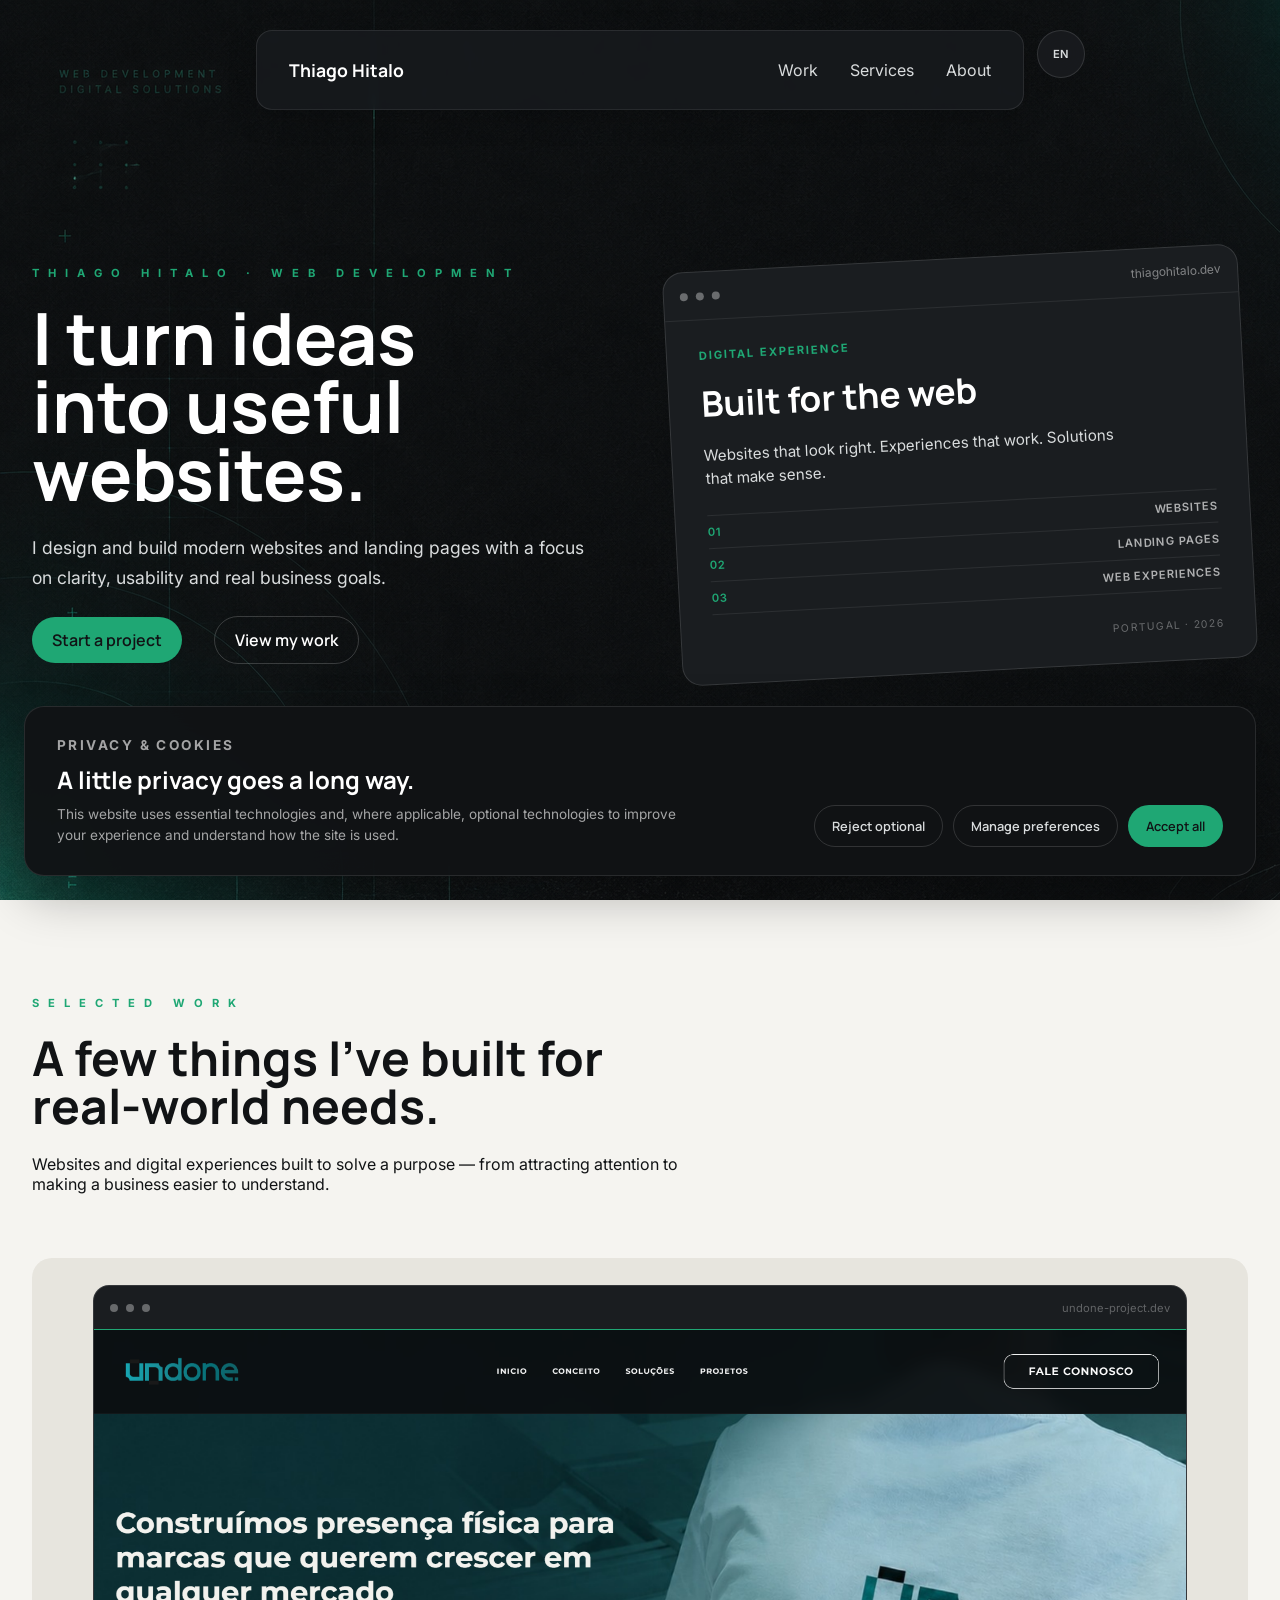
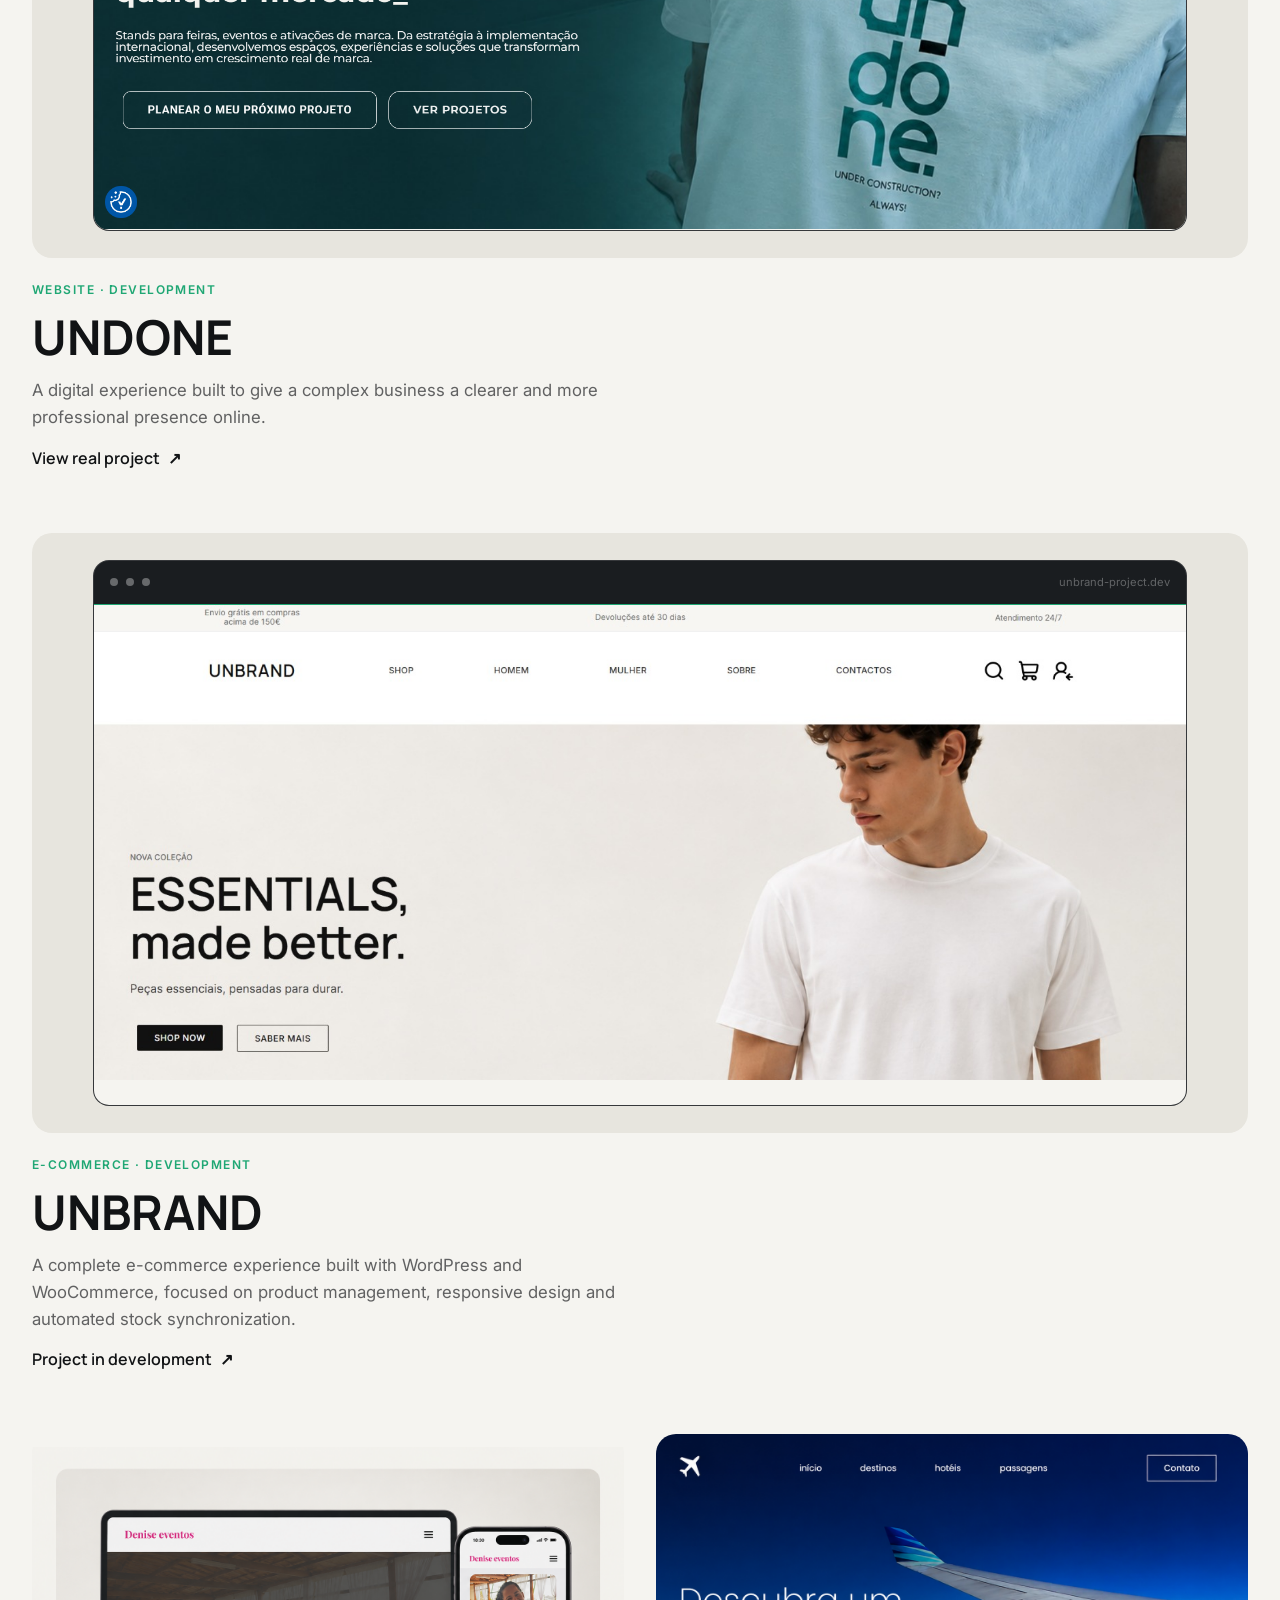
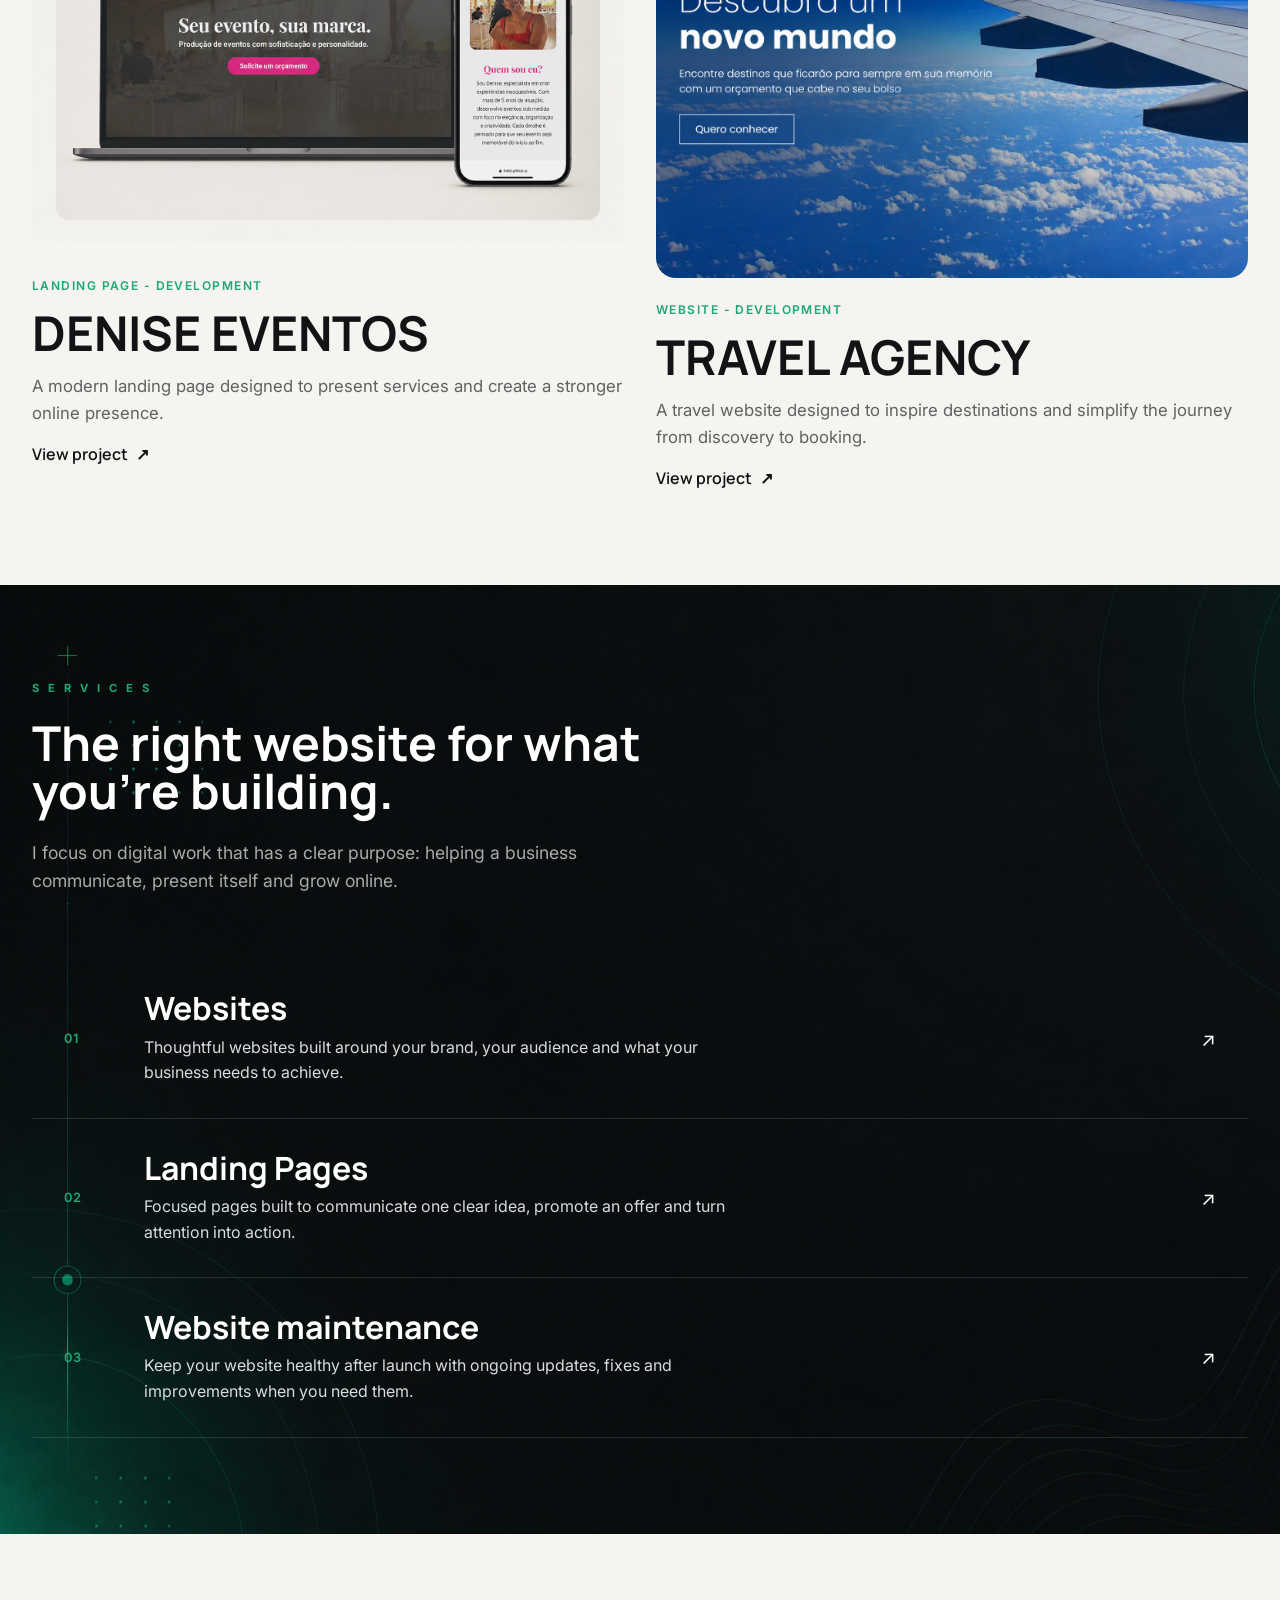
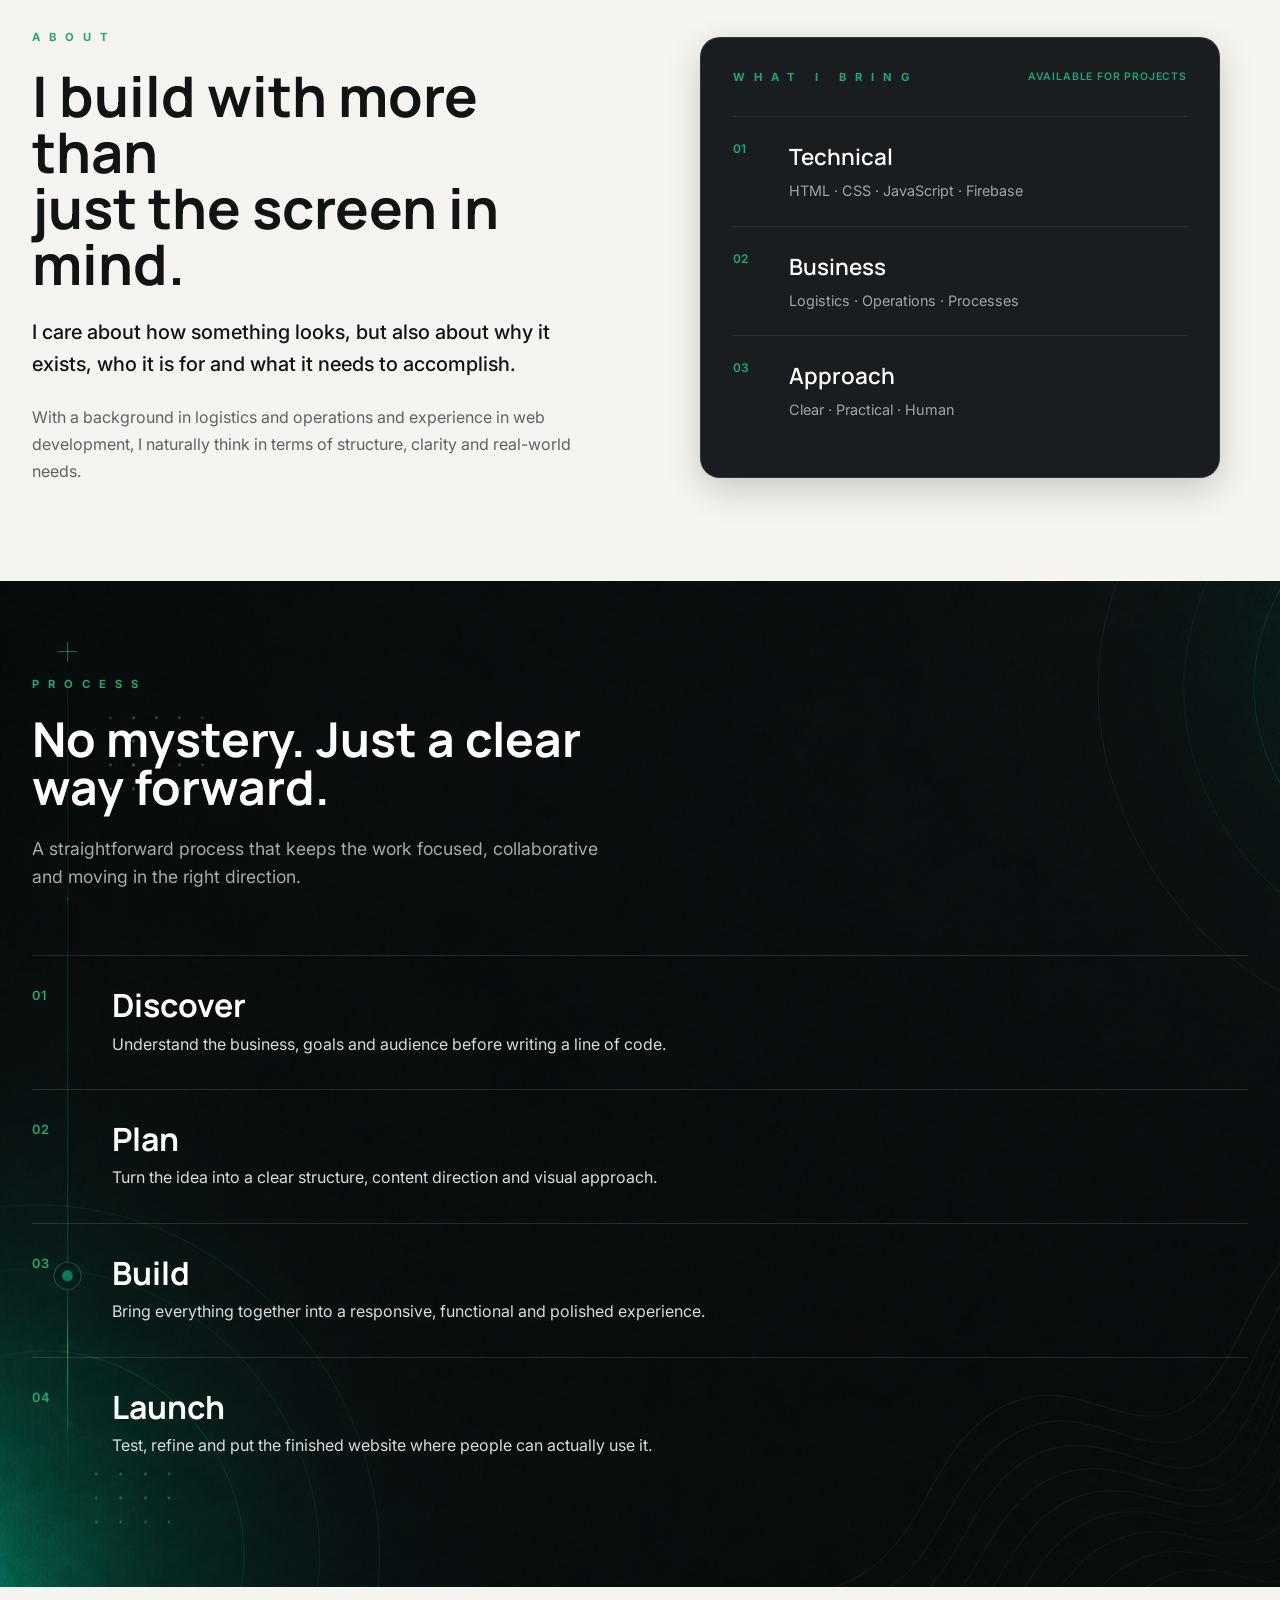
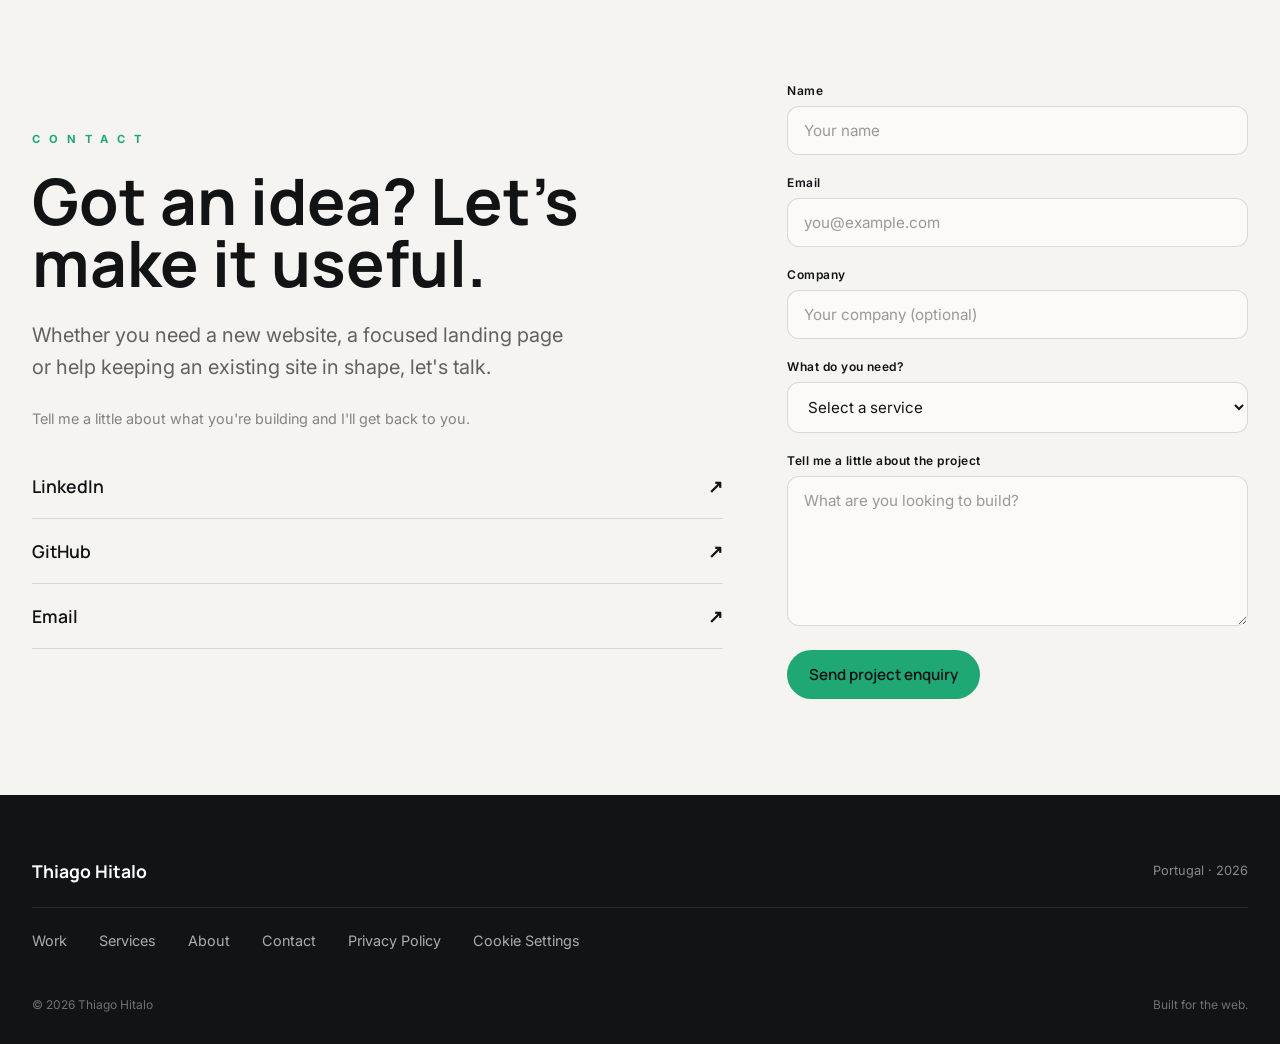
<file: index.html>
<!DOCTYPE html>
<html lang="en">
<head>
    
    <meta charset="UTF-8">
    <meta name="viewport" content="width=device-width, initial-scale=1.0">
    <link rel="stylesheet" href="css/style.css">
    <link rel="stylesheet" href="css/responsive.css">
    <link rel="stylesheet" href="css/cookies.css">

    <title>Thiago Hitalo</title>

    <meta
        name="description"
        content="Websites, interfaces and digital experiences built with purpose."
    >

    <!-- Open Graph -->
    <meta
        property="og:title"
        content="Thiago Hitalo · Web Development"
    >

    <meta
        property="og:description"
        content="Websites, interfaces and digital experiences built with purpose."
    >

    <meta
        property="og:image"
        content="https://thihit.github.io/assets/images/og-image.png"
    >

    <meta
        property="og:url"
        content="https://thihit.github.io/"
    >

    <meta
        property="og:type"
        content="website"
    >

    <meta
        property="og:site_name"
        content="Thiago Hitalo"
    >


    <!-- X / Twitter -->
    <meta
        name="twitter:card"
        content="summary_large_image"
    >

    <meta
        name="twitter:title"
        content="Thiago Hitalo · Web Development"
    >

    <meta
        name="twitter:description"
        content="Websites, interfaces and digital experiences built with purpose."
    >

    <meta
        name="twitter:image"
        content="https://thihit.github.io/assets/images/og-image.png"
    >
</head>
<body>

<header>

    <div class="container">

            <p id="brand-name">

                Thiago Hitalo

            </p>

            <nav>

                <ul id="header-menu">

                    <li>
                        <a href="#work">Work</a>
                    </li>
                    <li>
                        <a href="#services">Services</a>
                    </li>
                    <li>
                        <a href="#about">About</a>
                    </li>

                </ul>
            
            </nav>



    </div>

</header>

<div class="language-switcher">

    <button class="language-button" type="button">
        EN
    </button>

    <div class="language-menu">

        <button type="button" data-language="en">
            English
        </button>

        <button type="button" data-language="pt">
            Português
        </button>

        <button type="button" data-language="es">
            Español
        </button>

        <button type="button" data-language="fr">
            Français
        </button>

        <button type="button" data-language="de">
            Deutsch
        </button>

    </div>

</div>

<main>

    <section id="hero">

        <div class="container">

            <div class="hero-content">

                <div class="hero-text">

                    <p data-i18n="heroEyebrow" class="eyebrow">WEB DEVELOPMENT - DIGITAL SOLUTIONS</p>

                    <h1 data-i18n-html="heroTitle">I turn ideas <br> into useful websites.</h1>
                    

                    <p data-i18n="heroDescription" class="hero-description">I design and build modern websites and landing pages
                                                                                with a focus on clarity, usability and real business goals.</p>

                    <div id="hero-buttons">

                        <a data-i18n="heroPrimaryButton" class="btn-primary" href="#contact">Start a project</a>
                        <a data-i18n="heroSecondaryButton" class="btn-secondary" href="#work">View my work</a>

                    </div>

                </div>

                <div class="hero-visual">

                    <div class="browser-mockup">

                        <div class="browser-header">

                            <div class="browser-dots">
                            <span></span>
                            <span></span>
                            <span></span>
                            </div>

                            <div class="browser-url">
                                thiagohitalo.dev
                            </div>

                        </div>

                        <div class="browser-content">

    <p class="mockup-eyebrow" data-i18n="mockupEyebrow">
        TH / DIGITAL WORK
    </p>

    <h2 data-i18n-html="mockupTitle">
        I build with<br>purpose.
    </h2>

    <p class="mockup-manifesto" data-i18n="mockupManifesto">
        Websites that look right.
        Experiences that work.
        Solutions that make sense.
    </p>

    <div class="mockup-list">

        <div class="mockup-list-item">
            <span>01</span>
            <span data-i18n="mockupItemOne">WEBSITES</span>
        </div>

        <div class="mockup-list-item">
            <span>02</span>
            <span data-i18n="mockupItemTwo">LANDING PAGES</span>
        </div>

        <div class="mockup-list-item">
            <span>03</span>
            <span data-i18n="mockupItemThree">WEB EXPERIENCES</span>
        </div>

    </div>

    <div class="mockup-footer">
        <span data-i18n="mockupLocation">PORTUGAL · 2026</span>
    </div>

</div>

                        
                        
                    </div>

                </div>

            </div>

        </div>

    </section>

    <section id="work">

        <div class="container">

            <div class="section-header reveal">

                <p data-i18n="workEyebrow" class="eyebrow">SELECTED WORK</p>
                <h2 data-i18n="workTitle">A few things I've built for real-world needs.</h2>
                <p data-i18n="workDescription">Websites and digital experiences built to solve a purpose —
                                                from attracting attention to making a business easier to understand.</p>

            </div>

            <div class="projects">

                <article class="project reveal">

                    <div class="project-image">

                        <div class="project-browser project-browser-reveal">

                            <div class="project-browser-top">

                                <div class="project-browser-dots">
                                    
                                    <span>

                                    </span>

                                    <span>

                                    </span>

                                    <span>

                                    </span>

                                </div>

                                <span class="project-browser-url">
                                    undone-project.dev
                                </span>

                            </div>

                            <div class="project-browser-screen">
                                <img src="/assets/images/undoneScreenshot.png" alt="UNDONE website homepage">
                            </div>

                        </div>

                    </div>

                    <div class="project-info"> 

                        <p class="project-category">
                            WEBSITE · DEVELOPMENT
                        </p>

                        <h3>UNDONE</h3>

                        <p data-i18n="projectUndoneDescription" class="project-description">
                             A digital experience built to give a complex business
                                a clearer and more professional presence online.
                        </p>

                        <a href="https://u-done.pt/" class="project-link">
                           <span data-i18n="projectUndoneLink">View real project</span>
                            <span class="project-link-icon">↗</span>
                        </a>

                    </div>

                </article>

                <article class="project reveal">

    <div class="project-image">

        <div class="project-browser project-browser-reveal">

            <div class="project-browser-top">
                <div class="project-browser-dots">
                    <span></span>
                    <span></span>
                    <span></span>
                </div>

                <span class="project-browser-url">
                    unbrand-project.dev
                </span>
            </div>

            <div class="project-browser-screen">
                <img
                    src="/assets/images/unbrandScreenshot.jpeg"
                    alt="UNBRAND e-commerce website"
                >
            </div>

        </div>

    </div>

    <div class="project-info">

        <p class="project-category">
            E-COMMERCE · DEVELOPMENT
        </p>

        <h3>
            UNBRAND
        </h3>

        <p data-i18n="projectUnbrandDescription" class="project-description">
            A complete e-commerce experience built with WordPress and WooCommerce,
            focused on product management, responsive design and automated stock synchronization.
        </p>

        <a href="#" class="project-link">

            <span data-i18n="projectUnbrandLink">
                Project in development
            </span>

            <span class="project-link-icon">↗</span>

        </a>

    </div>

</article>


                <div class="projects-grid">

                    <article class="project project-small project-denise reveal">

                        <div class="project-image">

                            <img
                            src="/assets/images/DENISE-EVENTOS.png"
                            alt="Denise Eventos website displayed on desktop and mobile devices"
                            >

                        </div>

                        <div class="project-info">

                            <p class="project-category">
                                LANDING PAGE - DEVELOPMENT
                            </p>

                            <h3>
                                DENISE EVENTOS
                            </h3>

                            <p data-i18n="projectDeniseDescription" class="project-description">
                                A modern landing page designed to present services and create a stronger online presence. 
                            </p>

                            <a href="https://thihit.github.io/DeniseEventos/" class="project-link">
                                <span data-i18n="projectDeniseLink">View case study</span>
                                <span class="project-link-icon">↗</span>
                            </a>

                        </div>


                    </article>

                    <article class="project project-small project-travel reveal">

                        <div class="project-image">
                            <img src="/assets/images/travelagency.png" alt="">
                        </div>

                        <div class="project-info">

                            <p class="project-category">
                                 WEBSITE - DEVELOPMENT
                            </p>

                            <h3 data-i18n="projectTravelTitle">
                                AGÊNCIA DE VIAGENS
                            </h3>

                            <p data-i18n="projectTravelDescription" class="project-description">
                                 A travel website designed to inspire destinations and simplify the journey from discovery to booking.
                            </p>

                            <a href="https://thihit.github.io/My-first-responsive-website/" class="project-link">
                                <span data-i18n="projectTravelLink">View case study</span>
                                <span class="project-link-icon">↗</span>
                            </a>

                        </div>


                    </article>


                </div>

            </div>

        </div>

    </section>

    <section id="services" class="services-reveal">

        <div class="container">
            
            <div class="section-header">

                <p class="eyebrow" data-i18n="servicesEyebrow">SERVICES</p>

                <h2 data-i18n="servicesTitle">The right website
                    for what you're building.</h2>

                <p data-i18n="servicesDescription" class="section-description">
                    I focus on digital work that has a clear purpose:
                    helping a business communicate, present itself and grow online.
                </p>

            </div>

            <div class="services-list">

                <article class="service reveal">

                    <span class="service-number">01</span>

                    <div class="service-content">

                        <h3 data-i18n="serviceWebsitesTitle">Websites</h3>

                        <p data-i18n="serviceWebsitesDescription">Thoughtful websites built around your brand,
                            your audience and what your business needs to achieve.</p>

                    </div>

                    <a href="#" class="service-link">
                        <span class="service-link-icon">↗</span>
                    </a>

                </article>

                 <article class="service reveal">

                    <span class="service-number">02</span>

                    <div class="service-content">

                        <h3>Landing Pages</h3>

                        <p data-i18n="serviceLandingDescription">Focused pages built to communicate one clear idea,
                            promote an offer and turn attention into action.
                        </p>

                    </div>

                    <a href="#" class="service-link">
                        <span class="service-link-icon">↗</span>
                    </a>

                </article>

                 <article class="service reveal">

                    <span class="service-number">03</span>

                    <div class="service-content">

                        <h3>Website maintenance</h3>

                        <p data-i18n="serviceMaintenanceDescription">Keep your website healthy after launch with ongoing
                            updates, fixes and improvements when you need them.</p>

                    </div>

                    <a href="#" class="service-link">
                        <span class="service-link-icon">↗</span>
                    </a>

                </article>


            </div>

        </div>

    </section>

    <section id="about">

        <div class="container">

            <div class="about-content">

                <div class="about-text reveal">

                    <p class="eyebrow" data-i18n="aboutEyebrow">
                        ABOUT
                    </p>

                    <h2 data-i18n-html="aboutTitle">I build with more than
                        just the screen in mind.</h2>

                    <p data-i18n="aboutIntro" class="about-intro">
                        I care about how something looks,
                        but also about why it exists, who it is for
                        and what it needs to accomplish.
                    </p>

                    <p class="about-description" data-i18n="aboutDescription">
                        With a background in logistics and operations
                        and experience in web development, I naturally
                        think in terms of structure, clarity and real-world needs.
                    </p>

                </div>

                <div class="about-visual">

                    <div class="about-panel about-panel-reveal">

                        <div class="about-panel-header">

                            <span class="eyebrow" data-i18n="aboutPanelEyebrow">WHAT I BRING</span>

                            <span data-i18n="aboutPanelStatus" class="about-panel-status">
                                AVAILABLE FOR PROJECTS
                            </span>

                        </div>

                        <div class="about-panel-items">

                            <div class="about-panel-item">

                                <span class="about-panel-number">01</span>

                                <div class="about-panel-content">

                                    <h3 data-i18n="aboutTechnicalTitle">Technical</h3>

                                    <p>
                                       HTML · CSS · JavaScript · Firebase 
                                    </p>

                                </div>

                            </div>

                            <div class="about-panel-item">

                                <span class="about-panel-number">02</span>

                                <div class="about-panel-content">

                                    <h3 data-i18n="aboutBusinessTitle">Business</h3>

                                    <p data-i18n="aboutBusinessDescription">
                                       Logistics · Operations · Processes 
                                    </p>

                                </div>

                            </div>

                            <div class="about-panel-item">

                                <span class="about-panel-number">03</span>

                                <div class="about-panel-content">

                                    <h3 data-i18n="aboutApproachTitle">Approach</h3>

                                    <p data-i18n="aboutApproachDescription">
                                       Simple · Practical · User-focused 
                                    </p>

                                </div>

                            </div>

                        </div>

                    </div>


                </div>

            </div>

        </div>

    </section>

    <section id="process">

        <div class="container">

            <div class="section-header reveal">

                <p data-i18n="processEyebrow" class="eyebrow">PROCESS</p>

                <h2 data-i18n="processTitle">No mystery. Just a clear way forward.</h2>

                <p data-i18n="processDescription" class="section-description">
                A straightforward process that keeps the work focused,
                collaborative and moving in the right direction.
                </p>

            </div>

            <div class="process-list">

                <article class="process-step reveal">

                    <span class="process-number">01</span>

                    <div class="process-content">

                        <h3 data-i18n="processDiscoverTitle">Discover</h3>

                        <p data-i18n="processDiscoverDescription">
                            Understand the business, goals and audience
                            before writing a line of code.
                        </p>

                    </div>

                </article>

                <article class="process-step reveal">

                    <span class="process-number">02</span>

                    <div class="process-content">

                        <h3 data-i18n="processPlanTitle">Plan</h3>

                        <p data-i18n="processPlanDescription">
                            Define the structure, content and visual direction
                            around what the project needs.
                        </p>

                    </div>

                </article>

                <article class="process-step reveal">

                    <span class="process-number">03</span>

                    <div class="process-content">

                        <h3 data-i18n="processBuildTitle">Build</h3>

                        <p data-i18n="processBuildDescription">
                            Turn the concept into a responsive, functional
                            and polished web experience.
                        </p>

                    </div>

                </article>

                <article class="process-step reveal">

                    <span class="process-number">04</span>

                    <div class="process-content">

                        <h3 data-i18n="processLaunchTitle">Launch</h3>

                        <p data-i18n="processLaunchDescription">
                            Test, refine and help bring the final product
                            online.
                        </p>

                    </div>

                </article>

            </div>

        </div>


    </section>

    <section id="contact">

    <div class="container">

        <div class="contact-content">

            <div class="contact-text reveal">

                <p class="eyebrow" data-i18n="contactEyebrow">
                    CONTACT
                </p>

                <h2 data-i18n="contactTitle">
                    Got an idea? Let's make it useful.
                </h2>

                <p class="contact-description" data-i18n="contactDescription">
                    Whether you need a new website, a focused landing page
                    or help keeping an existing site in shape, let's talk.
                </p>

                <p class="contact-note" data-i18n="contactNote">
                    Tell me a little about what you're building and I'll get back to you.
                </p>

                <!-- SOCIAL LINKS -->

                <div class="contact-links">

                    <a
                        href="https://www.linkedin.com/in/thiago-hitalo/"
                        class="contact-link"
                        target="_blank"
                        rel="noopener noreferrer"
                    >
                        <span>LinkedIn</span>
                        <span>↗</span>
                    </a>

                    <a
                        href="https://github.com/thihit/"
                        class="contact-link"
                        target="_blank"
                        rel="noopener noreferrer"
                    >
                        <span>GitHub</span>
                        <span>↗</span>
                    </a>

                    <a
                        href="mailto:thiagohitalo74@gmail.com"
                        class="contact-link"
                    >
                        <span>Email</span>
                        <span>↗</span>
                    </a>

                </div>

            </div>


            <div class="contact-form-wrapper reveal">

                <form id="project-form" class="contact-form">

                    <input
                        type="hidden"
                        name="access_key"
                        value="aef5f453-8b79-4568-a747-fcc8396ecd92"
                    >

                    <div class="form-group">

                        <label
                            for="name"
                            data-i18n="formNameLabel"
                        >
                            Name
                        </label>

                        <input
                            type="text"
                            id="name"
                            name="name"
                            placeholder="Your name"
                            data-i18n-placeholder="formNamePlaceholder"
                            required
                        >

                    </div>


                    <div class="form-group">

                        <label
                            for="email"
                            data-i18n="formEmailLabel"
                        >
                            Email
                        </label>

                        <input
                            type="email"
                            id="email"
                            name="email"
                            placeholder="you@example.com"
                            data-i18n-placeholder="formEmailPlaceholder"
                            required
                        >

                    </div>


                    <div class="form-group">

                        <label
                            for="company"
                            data-i18n="formCompanyLabel"
                        >
                            Company
                        </label>

                        <input
                            type="text"
                            id="company"
                            name="company"
                            placeholder="Your company (optional)"
                            data-i18n-placeholder="formCompanyPlaceholder"
                        >

                    </div>


                    <div class="form-group">

                        <label
                            for="project-type"
                            data-i18n="formProjectTypeLabel"
                        >
                            What do you need?
                        </label>

                        <select
                            id="project-type"
                            name="project-type"
                            required
                        >

                            <option
                                value=""
                                selected
                                disabled
                                data-i18n="formProjectTypePlaceholder"
                            >
                                Select a service
                            </option>

                            <option
                                value="website"
                                data-i18n="formWebsiteOption"
                            >
                                Website
                            </option>

                            <option
                                value="landing-page"
                                data-i18n="formLandingOption"
                            >
                                Landing Page
                            </option>

                            <option
                                value="maintenance"
                                data-i18n="formMaintenanceOption"
                            >
                                Website Maintenance
                            </option>

                            <option
                                value="other"
                                data-i18n="formOtherOption"
                            >
                                Something else
                            </option>

                        </select>

                    </div>


                    <div class="form-group">

                        <label
                            for="message"
                            data-i18n="formMessageLabel"
                        >
                            Tell me a little about the project
                        </label>

                        <textarea
                            id="message"
                            name="message"
                            rows="6"
                            placeholder="What are you looking to build?"
                            data-i18n-placeholder="formMessagePlaceholder"
                            required
                        ></textarea>

                    </div>


                    <button
                        type="submit"
                        class="contact-form-submit"
                        data-i18n="formSubmitButton"
                    >
                        Send project enquiry
                    </button>


                    <p
                        id="form-success"
                        class="form-success"
                        data-i18n="formSuccess"
                        aria-live="polite"
                    >
                        Thanks — I'll be in touch.
                    </p>

                </form>

            </div>

        </div>

    </div>

    </section>

</main>

<footer>

    <div class="container">

        <div class="footer-top">

            <p class="footer-brand">Thiago Hitalo</p>

            <p class="footer-location">Portugal · 2026</p>

        </div>

        <nav class="footer-nav">

            <a href="#work">Work</a>
            <a href="#services">Services</a>
            <a href="#about">About</a>
            <a href="#contact">Contact</a>
            <a href="privacy.html">Privacy Policy</a>
            <a href="#" id="cookie-settings">Cookie Settings</a>

        </nav>

        <div class="footer-bottom">

            <p>© 2026 Thiago Hitalo</p>

            <p>Built for the web.</p>

        </div>

    </div>

</footer>

</footer>


<!-- =========================================================
     COOKIE CONSENT
     ========================================================= -->

<div
    id="cookie-banner"
    class="cookie-banner"
    aria-label="Cookie consent"
>

    <div class="cookie-banner-content">

        <div class="cookie-banner-text">

            <p class="cookie-banner-eyebrow">
                PRIVACY & COOKIES
            </p>

            <h2>
                A little privacy goes a long way.
            </h2>

            <p>
                This website uses essential technologies and,
                where applicable, optional technologies to improve
                your experience and understand how the site is used.
            </p>

        </div>


        <div class="cookie-banner-actions">

            <button
                type="button"
                id="cookie-reject"
                class="cookie-button cookie-button-secondary"
            >
                Reject optional
            </button>

            <button
                type="button"
                id="cookie-preferences"
                class="cookie-button cookie-button-secondary"
            >
                Manage preferences
            </button>

            <button
                type="button"
                id="cookie-accept"
                class="cookie-button cookie-button-primary"
            >
                Accept all
            </button>

        </div>

    </div>

</div>



<!-- =========================================================
     COOKIE PREFERENCES
     ========================================================= -->

<div
    id="cookie-modal"
    class="cookie-modal"
    aria-hidden="true"
>

    <div class="cookie-modal-overlay"></div>


    <div
        class="cookie-modal-content"
        role="dialog"
        aria-modal="true"
        aria-labelledby="cookie-modal-title"
    >

        <div class="cookie-modal-header">

            <div>

                <p class="cookie-banner-eyebrow">
                    PRIVACY
                </p>

                <h2 id="cookie-modal-title">
                    Cookie preferences
                </h2>

            </div>

            <button
                type="button"
                id="cookie-modal-close"
                class="cookie-modal-close"
                aria-label="Close"
            >
                ×
            </button>

        </div>


        <div class="cookie-preferences">


            <!-- ESSENTIAL -->

            <div class="cookie-preference">

                <div class="cookie-preference-info">

                    <h3>
                        Essential
                    </h3>

                    <p>
                        These technologies are required for
                        the website to function properly.
                    </p>

                </div>

                <span class="cookie-preference-status">
                    Always active
                </span>

            </div>


            <!-- ANALYTICS -->

            <div class="cookie-preference">

                <div class="cookie-preference-info">

                    <h3>
                        Analytics
                    </h3>

                    <p>
                        Helps understand how visitors use the
                        website and improve its experience.
                    </p>

                </div>

                <label class="cookie-toggle">

                    <input
                        type="checkbox"
                        id="cookie-analytics"
                    >

                    <span class="cookie-toggle-slider"></span>

                </label>

            </div>


            <!-- MARKETING -->

            <div class="cookie-preference">

                <div class="cookie-preference-info">

                    <h3>
                        Marketing
                    </h3>

                    <p>
                        Used to support advertising and
                        marketing-related technologies.
                    </p>

                </div>

                <label class="cookie-toggle">

                    <input
                        type="checkbox"
                        id="cookie-marketing"
                    >

                    <span class="cookie-toggle-slider"></span>

                </label>

            </div>


        </div>


        <div class="cookie-modal-footer">

            <a href="privacy.html">
                Privacy Policy
            </a>

            <button
                type="button"
                id="cookie-save"
                class="cookie-button cookie-button-primary"
            >
                Save preferences
            </button>

        </div>

    </div>

</div>



<script src="js/script.js"></script>
<script src="js/cookies.js"></script>

</body>
</html>
</file>
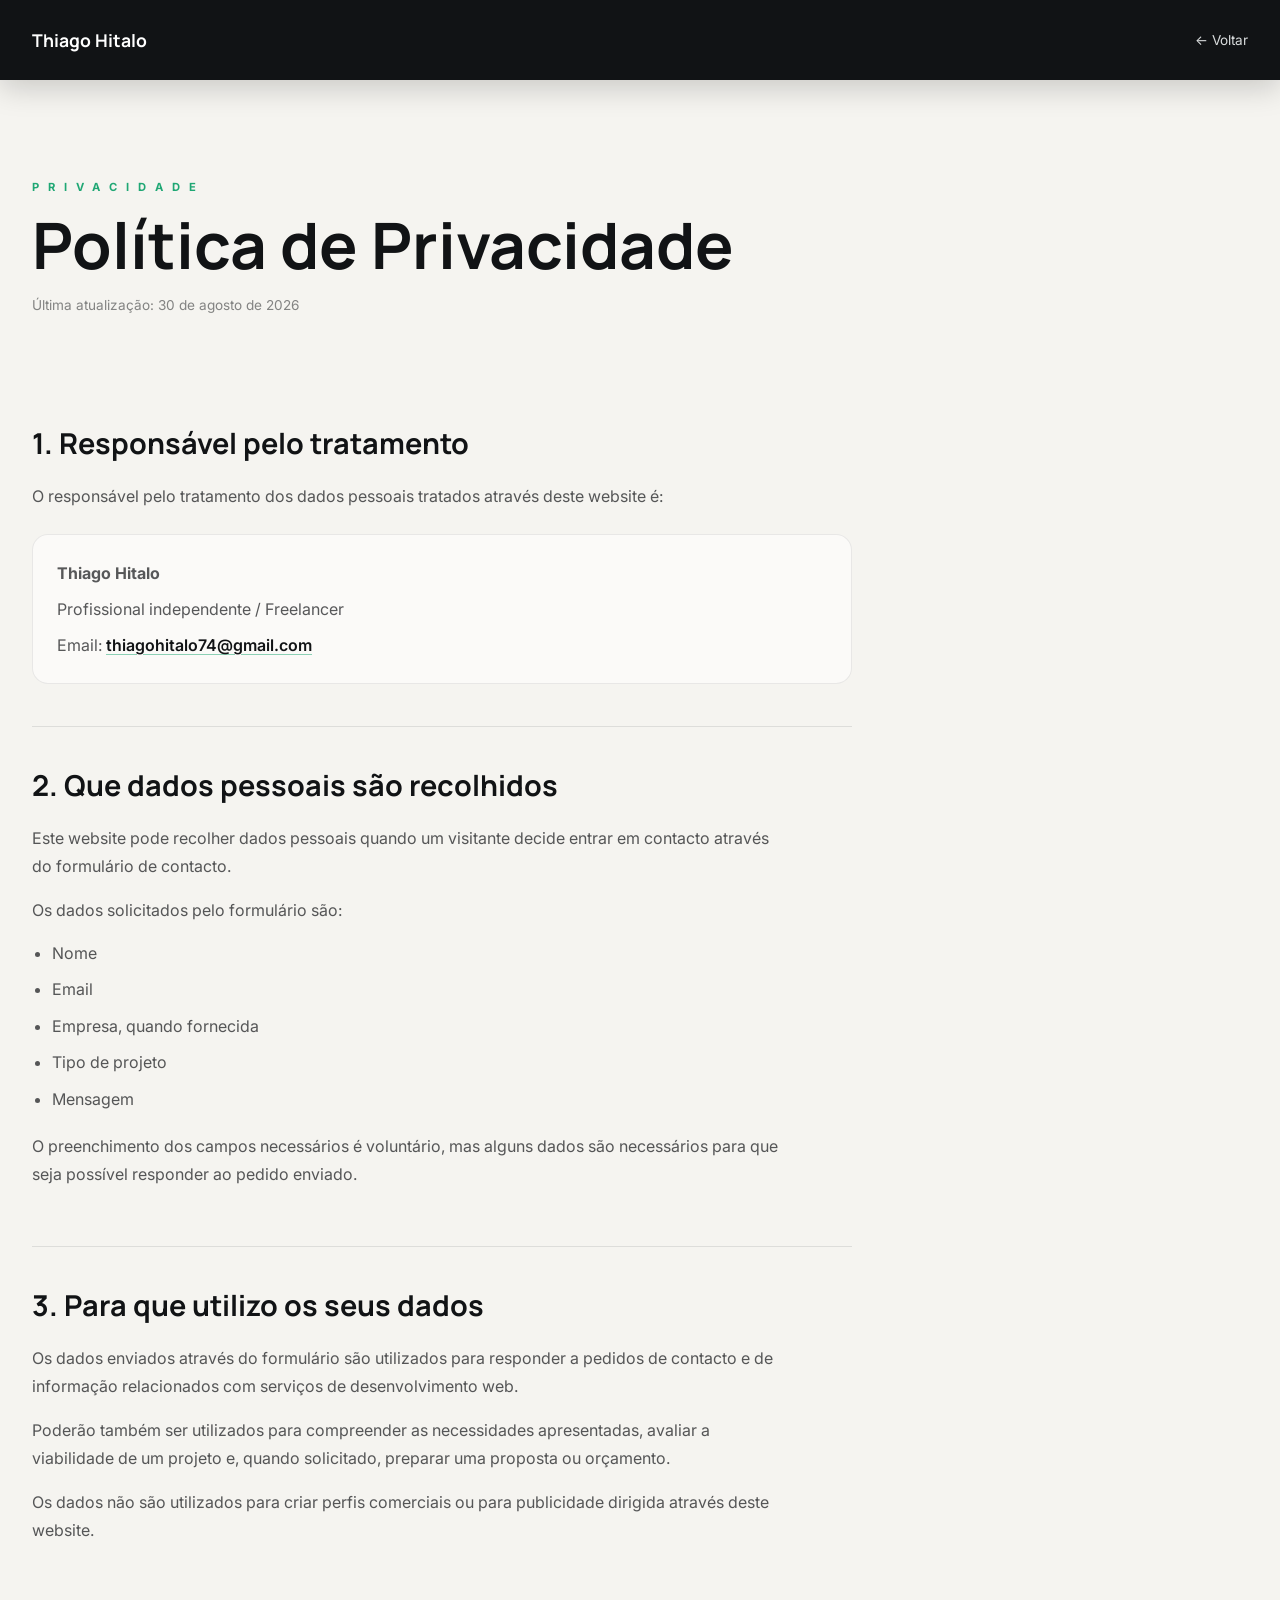
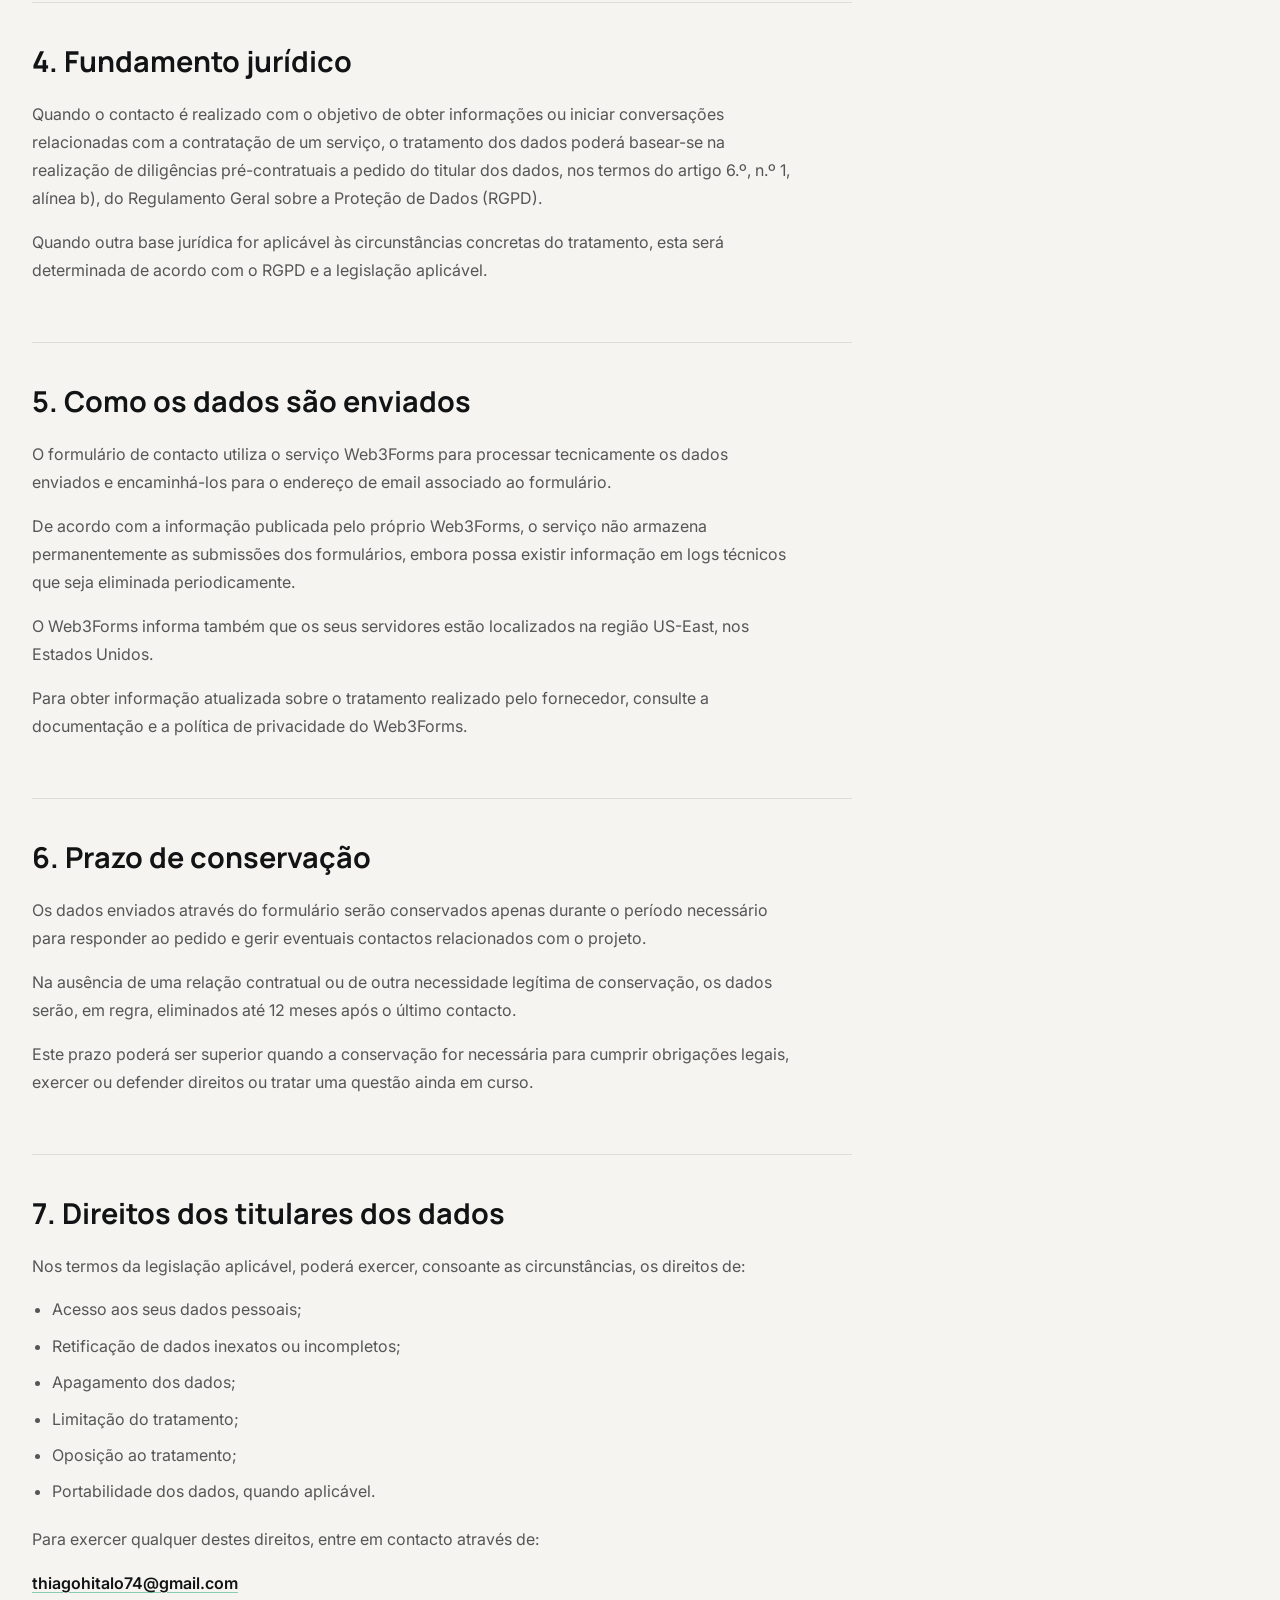
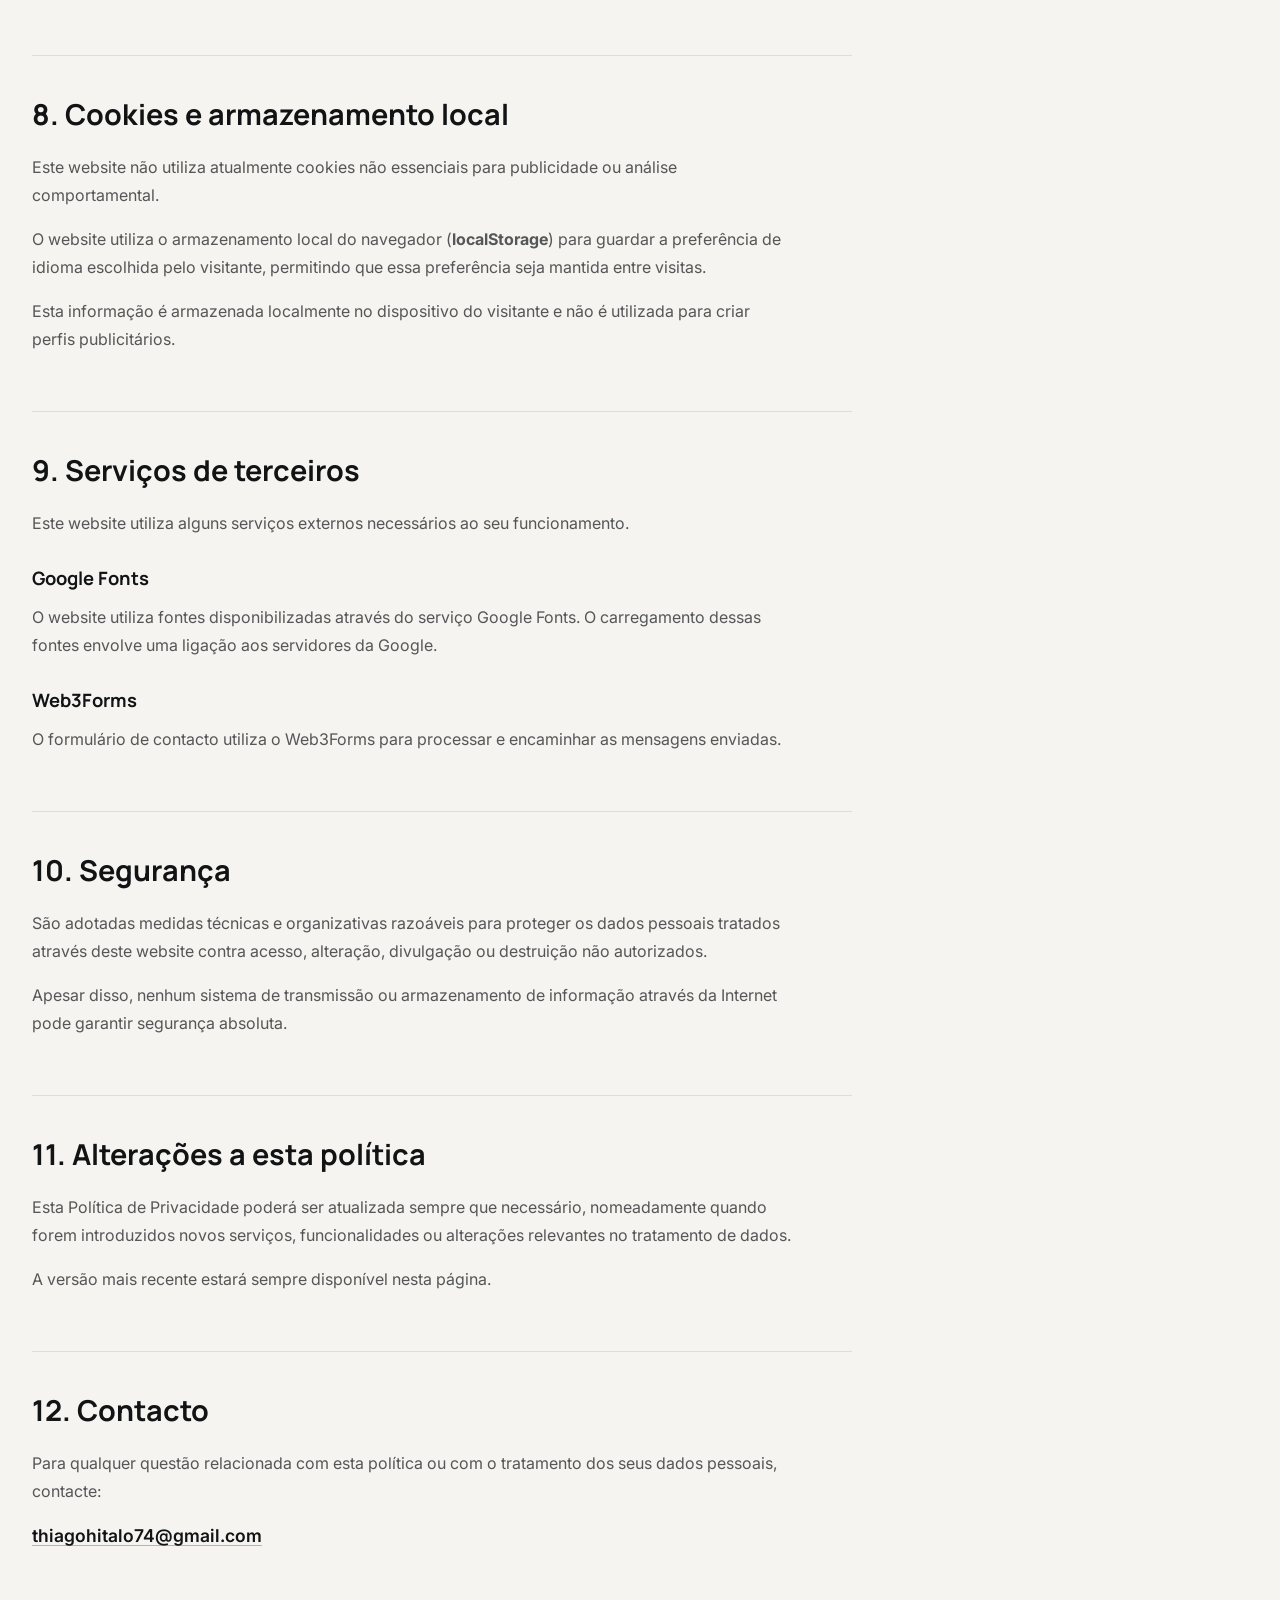
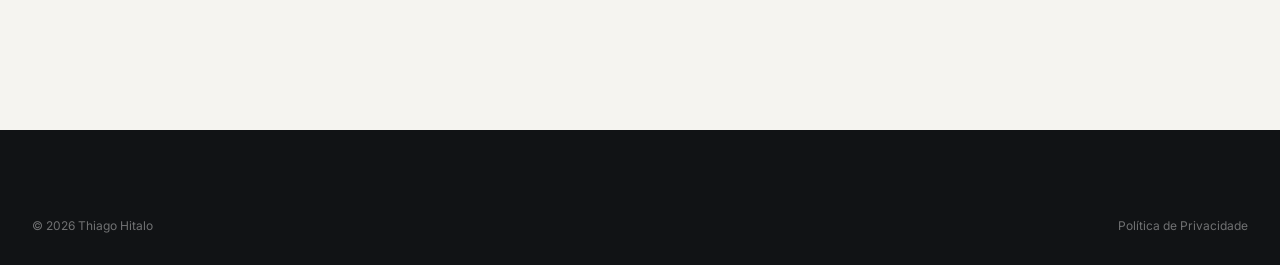
<file: privacy.html>
<!DOCTYPE html>
<html lang="pt-PT">

<head>

    <meta charset="UTF-8">

    <meta
        name="viewport"
        content="width=device-width, initial-scale=1.0"
    >

    <link rel="stylesheet" href="css/privacy.css">

    <link rel="stylesheet" href="css/style.css">

    <title>Política de Privacidade · Thiago Hitalo</title>

</head>


<body class="privacy-page">


    <!-- HEADER -->

    <header class="privacy-header">

        <div class="container">

            <a
                href="index.html"
                class="privacy-brand"
            >
                Thiago Hitalo
            </a>


            <a
                href="index.html"
                class="privacy-back"
            >
                ← Voltar
            </a>

        </div>

    </header>



    <!-- PRIVACY CONTENT -->

    <main class="privacy-content">

        <div class="container">


            <div class="privacy-intro">

                <p class="eyebrow">
                    PRIVACIDADE
                </p>

                <h1>
                    Política de Privacidade
                </h1>

                <p class="privacy-updated">
                    Última atualização: 30 de agosto de 2026
                </p>

            </div>



            <div class="privacy-body">


                <section class="privacy-section">

                    <h2>
                        1. Responsável pelo tratamento
                    </h2>

                    <p>
                        O responsável pelo tratamento dos dados pessoais
                        tratados através deste website é:
                    </p>

                    <div class="privacy-card">

                        <p>
                            <strong>Thiago Hitalo</strong>
                        </p>

                        <p>
                            Profissional independente / Freelancer
                        </p>

                        <p>
                            Email:
                            <a href="mailto:thiagohitalo74@gmail.com">
                                thiagohitalo74@gmail.com
                            </a>
                        </p>

                    </div>

                </section>



                <section class="privacy-section">

                    <h2>
                        2. Que dados pessoais são recolhidos
                    </h2>

                    <p>
                        Este website pode recolher dados pessoais quando
                        um visitante decide entrar em contacto através
                        do formulário de contacto.
                    </p>

                    <p>
                        Os dados solicitados pelo formulário são:
                    </p>

                    <ul>

                        <li>Nome</li>

                        <li>Email</li>

                        <li>Empresa, quando fornecida</li>

                        <li>Tipo de projeto</li>

                        <li>Mensagem</li>

                    </ul>

                    <p>
                        O preenchimento dos campos necessários é voluntário,
                        mas alguns dados são necessários para que seja
                        possível responder ao pedido enviado.
                    </p>

                </section>



                <section class="privacy-section">

                    <h2>
                        3. Para que utilizo os seus dados
                    </h2>

                    <p>
                        Os dados enviados através do formulário são utilizados
                        para responder a pedidos de contacto e de informação
                        relacionados com serviços de desenvolvimento web.
                    </p>

                    <p>
                        Poderão também ser utilizados para compreender
                        as necessidades apresentadas, avaliar a viabilidade
                        de um projeto e, quando solicitado, preparar
                        uma proposta ou orçamento.
                    </p>

                    <p>
                        Os dados não são utilizados para criar perfis
                        comerciais ou para publicidade dirigida através
                        deste website.
                    </p>

                </section>



                <section class="privacy-section">

                    <h2>
                        4. Fundamento jurídico
                    </h2>

                    <p>
                        Quando o contacto é realizado com o objetivo de
                        obter informações ou iniciar conversações relacionadas
                        com a contratação de um serviço, o tratamento dos dados
                        poderá basear-se na realização de diligências
                        pré-contratuais a pedido do titular dos dados,
                        nos termos do artigo 6.º, n.º 1, alínea b),
                        do Regulamento Geral sobre a Proteção de Dados (RGPD).
                    </p>

                    <p>
                        Quando outra base jurídica for aplicável às
                        circunstâncias concretas do tratamento, esta
                        será determinada de acordo com o RGPD e a legislação
                        aplicável.
                    </p>

                </section>



                <section class="privacy-section">

                    <h2>
                        5. Como os dados são enviados
                    </h2>

                    <p>
                        O formulário de contacto utiliza o serviço
                        Web3Forms para processar tecnicamente os dados
                        enviados e encaminhá-los para o endereço de email
                        associado ao formulário.
                    </p>

                    <p>
                        De acordo com a informação publicada pelo próprio
                        Web3Forms, o serviço não armazena permanentemente
                        as submissões dos formulários, embora possa existir
                        informação em logs técnicos que seja eliminada
                        periodicamente.
                    </p>

                    <p>
                        O Web3Forms informa também que os seus servidores
                        estão localizados na região US-East, nos Estados Unidos.
                    </p>

                    <p>
                        Para obter informação atualizada sobre o tratamento
                        realizado pelo fornecedor, consulte a documentação
                        e a política de privacidade do Web3Forms.
                    </p>

                </section>



                <section class="privacy-section">

                    <h2>
                        6. Prazo de conservação
                    </h2>

                    <p>
                        Os dados enviados através do formulário serão
                        conservados apenas durante o período necessário
                        para responder ao pedido e gerir eventuais
                        contactos relacionados com o projeto.
                    </p>

                    <p>
                        Na ausência de uma relação contratual ou de outra
                        necessidade legítima de conservação, os dados
                        serão, em regra, eliminados até 12 meses após
                        o último contacto.
                    </p>

                    <p>
                        Este prazo poderá ser superior quando a conservação
                        for necessária para cumprir obrigações legais,
                        exercer ou defender direitos ou tratar uma questão
                        ainda em curso.
                    </p>

                </section>



                <section class="privacy-section">

                    <h2>
                        7. Direitos dos titulares dos dados
                    </h2>

                    <p>
                        Nos termos da legislação aplicável, poderá exercer,
                        consoante as circunstâncias, os direitos de:
                    </p>

                    <ul>

                        <li>
                            Acesso aos seus dados pessoais;
                        </li>

                        <li>
                            Retificação de dados inexatos ou incompletos;
                        </li>

                        <li>
                            Apagamento dos dados;
                        </li>

                        <li>
                            Limitação do tratamento;
                        </li>

                        <li>
                            Oposição ao tratamento;
                        </li>

                        <li>
                            Portabilidade dos dados, quando aplicável.
                        </li>

                    </ul>

                    <p>
                        Para exercer qualquer destes direitos,
                        entre em contacto através de:
                    </p>

                    <p>
                        <a href="mailto:thiagohitalo74@gmail.com">
                            thiagohitalo74@gmail.com
                        </a>
                    </p>

                </section>



                <section class="privacy-section">

                    <h2>
                        8. Cookies e armazenamento local
                    </h2>

                    <p>
                        Este website não utiliza atualmente cookies
                        não essenciais para publicidade ou análise
                        comportamental.
                    </p>

                    <p>
                        O website utiliza o armazenamento local do navegador
                        (<strong>localStorage</strong>) para guardar a
                        preferência de idioma escolhida pelo visitante,
                        permitindo que essa preferência seja mantida
                        entre visitas.
                    </p>

                    <p>
                        Esta informação é armazenada localmente no dispositivo
                        do visitante e não é utilizada para criar perfis
                        publicitários.
                    </p>

                </section>



                <section class="privacy-section">

                    <h2>
                        9. Serviços de terceiros
                    </h2>

                    <p>
                        Este website utiliza alguns serviços externos
                        necessários ao seu funcionamento.
                    </p>

                    <h3>
                        Google Fonts
                    </h3>

                    <p>
                        O website utiliza fontes disponibilizadas através
                        do serviço Google Fonts. O carregamento dessas fontes
                        envolve uma ligação aos servidores da Google.
                    </p>

                    <h3>
                        Web3Forms
                    </h3>

                    <p>
                        O formulário de contacto utiliza o Web3Forms para
                        processar e encaminhar as mensagens enviadas.
                    </p>

                </section>



                <section class="privacy-section">

                    <h2>
                        10. Segurança
                    </h2>

                    <p>
                        São adotadas medidas técnicas e organizativas razoáveis
                        para proteger os dados pessoais tratados através
                        deste website contra acesso, alteração, divulgação
                        ou destruição não autorizados.
                    </p>

                    <p>
                        Apesar disso, nenhum sistema de transmissão ou
                        armazenamento de informação através da Internet
                        pode garantir segurança absoluta.
                    </p>

                </section>



                <section class="privacy-section">

                    <h2>
                        11. Alterações a esta política
                    </h2>

                    <p>
                        Esta Política de Privacidade poderá ser atualizada
                        sempre que necessário, nomeadamente quando forem
                        introduzidos novos serviços, funcionalidades ou
                        alterações relevantes no tratamento de dados.
                    </p>

                    <p>
                        A versão mais recente estará sempre disponível
                        nesta página.
                    </p>

                </section>



                <section class="privacy-section">

                    <h2>
                        12. Contacto
                    </h2>

                    <p>
                        Para qualquer questão relacionada com esta política
                        ou com o tratamento dos seus dados pessoais,
                        contacte:
                    </p>

                    <p class="privacy-email">

                        <a href="mailto:thiagohitalo74@gmail.com">
                            thiagohitalo74@gmail.com
                        </a>

                    </p>

                </section>


            </div>

        </div>

    </main>



    <!-- FOOTER -->

    <footer>

        <div class="container">

            <div class="footer-bottom">

                <span>
                    © 2026 Thiago Hitalo
                </span>

                <span>
                    Política de Privacidade
                </span>

            </div>

        </div>

    </footer>


</body>

</html>
</file>
<file: css/style.css>
/* Google fonts */
@import url('https://fonts.googleapis.com/css2?family=Inter:ital,opsz,wght@0,14..32,100..900;1,14..32,100..900&family=Manrope:wght@200..800&display=swap');
/*  */

:root{

    /* colors */

    --obsidian: #111315;
    --off-white: #f5f4f0;
    --teal: #1FA774;
    --soft-gray: #d9dcdd;
    --white: #ffffff;

    /* Typography */

    --font-heading: "Manrope", sans-serif;
    --font-body: "Inter", sans-serif;

    /* Spacing */

    --space-16: 16px;
    --space-24: 24px;
    --space-32: 32px;
    --space-64: 64px;
    --space-96: 96px;

    /* Border Radius */

    --radius-sm: 12px;
    --radius-md: 16px;
    --radius-lg: 20px;
    --radius-pill: 999px;
    
}


*{
    box-sizing: border-box;
    padding: 0;
    margin: 0;
}

body{
    background-color: var(--off-white);
    color: var(--obsidian);

    font-family: var(--font-body);
    font-weight: 400;

    overflow-x: hidden;
    scroll-behavior: smooth;
}

.container{
    width: 100%;
    max-width: 1280px;
    margin: 0 auto;
    padding: 0px 32px;
}

/* Animations */

.reveal{
    opacity: 0;
    transform: translateY(40px);

    transition: 
    opacity 0.7s cubic-bezier(0.22, 1,0.36,1),
    transform 0.7s cubic-bezier(0.22,1,0.36,1);

}

.reveal.is-visible{
    opacity: 1;
    transform: translateY(0);
}

.project-browser-reveal{
    opacity: 0;
    transform: scale(0.97);

    transition:
        opacity 0.8s cubic-bezier(0.22, 1, 0.36, 1),
        transform 0.8s cubic-bezier(0.22, 1, 0.36, 1);
}

.project-browser-reveal.is-visible{
    opacity: 1;
    transform: scale(1);
}

/* Estilo da header */

header{
    height: 80px;
    background: rgba(26, 29, 32, 0.72);
    border: 1px solid rgba(255, 255, 255, .10);
    border-radius: var(--radius-md);
    backdrop-filter: blur(3px);
    position: absolute;
    width: 60%;
    top: 30px;
    left: 50%;
    transform: translateX(-50%);

    transition: 
        box-shadow 0.3s ease
    ;

    z-index: 10;
}

header:hover{
    box-shadow: 0 10px 35px rgba(31, 167, 117, 0.274);
}

header .container{
    display: flex;
    align-items: center;
    justify-content: space-between;
    height: 100%;
    box-shadow: 0 8px 30px rgba(0, 0, 0, .18);
}

header #brand-name{
    
    font-family: var(--font-heading);
    font-weight: 700;
    font-size: 1.1rem;
    color: white;
}

header #header-menu{
    list-style: none;
    display: flex;
    gap: var(--space-32);
    
}

#header-menu a{
    text-decoration: none;
    color: var(--soft-gray);
    transition: color 0.3s ease;
}

#header-menu a:hover {
    color: white;

}

.language-switcher{
    position: absolute;

    top: 30px;
    left: calc(50% + 31%);

    z-index: 12;
}

.language-button{
    width: 48px;
    height: 48px;

    display: flex;
    align-items: center;
    justify-content: center;

    border: 1px solid rgba(255, 255, 255, .12);
    border-radius: 50%;

    background: rgba(26, 29, 32, .82);
    backdrop-filter: blur(10px);

    color: var(--soft-gray);

    font-family: var(--font-body);
    font-size: 0.7rem;
    font-weight: 600;

    cursor: pointer;

    transition: color 0.3s ease,
                border-color 0.3s ease,
                box-shadow 0.3s ease,
                transform 0.3s ease;
}

.language-button:hover{
    color: var(--teal);
    border-color: rgba(31, 167, 116, .45);

    box-shadow: 
    0px 8px 25px rgba(0, 0, 0, .18),
    0 0 25px rgba(31, 167, 116, .12);

    transform: translateY(-2px);
}

.language-menu{
    position: absolute;
    top: 58px;
    right: 0;

    display: none;
    flex-direction: column;
    gap: 4px;

    display: none;
    flex-direction: column;
    gap: 4px;

    min-width: 90px;
    padding: 8px;

    background: rgba(26, 29, 32, .96);
    border: 1px solid rgba(255, 255, 255, .10);
    border-radius: 14px;

    backdrop-filter: blur(12px);

    box-shadow: 0 16px 35px rgba(0, 0, 0, .25);
}

.language-menu.is-open{
    display: flex;
}

.language-menu button{
    border: 0;
    background: transparent;

    padding: 9px 10px;

    color: var(--soft-gray);

    font-family: var(--font-body);
    font-size: 0.75rem;
    font-weight: 600;

    text-align: left;
    border-radius: 8px;

    cursor: pointer;

    transition: background-color 0.2s ease,
                color 0.2s ease;
}

.language-menu button:hover{
    background-color: rgba(31, 167, 116, .10);
    color: var(--teal);
}

/* Estilo da Hero */

#hero{
    background-image: url(/assets/images/backgroundHero.png);
    color: white;
    min-height: 100vh;
}

#hero .container{
    min-height: 90vh;
    padding-top: 120px;
    display: flex;
    align-items: center;
}

.hero-content{
    width: 100%;
    display: grid;
    grid-template-columns: 1fr 1fr;
    align-items: center;
    gap: var(--space-64);
}

.hero-text{
    display: flex;
    flex-direction: column;
    gap: var(--space-24);
}

.eyebrow{
    font-family: var(--font-body);
    font-size: 0.7rem;
    font-weight: 700;
    color: var(--teal);
    letter-spacing: 0.8em;

    animation-name: hero-animation;
    animation-duration: 0.6s;
    animation-fill-mode: backwards;
    animation-timing-function: cubic-bezier(0.22, 1, 0.36, 1);
}

#hero h1{
    font-family: var(--font-heading);
    font-weight: 700;
    font-size: 4.5rem;
    line-height: 0.95;
    max-width: 720px;

    animation-name: hero-animation;
    animation-duration: 0.6s;
    animation-delay: 0.1s;
    animation-fill-mode: backwards;
}

.hero-description{
    font-family: var(--font-body);
    font-size: 1.1rem;
    color: var(--soft-gray);
    max-width: 600px;
    line-height: 1.7;

    animation-name: hero-animation;
    animation-duration: 0.6s;
    animation-delay: 0.2s;
    animation-fill-mode: backwards;
}

#hero-buttons{
    display: flex;
    align-items: center;
    gap: var(--space-32);

    animation-name: hero-animation;
    animation-duration: 0.6s;
    animation-delay: 0.3s;
    animation-fill-mode: backwards;
}

#hero-buttons a{
    font-family: var(--font-heading);
    font-weight: 600;
    text-decoration: none;
    padding: 12px 20px;
    border-radius: var(--radius-pill);
    cursor: pointer;

    transition: background-color 0.3s ease, transform 0.3s ease;
}

.btn-primary{
    background-color: var(--teal);
    color: var(--obsidian);
    border: none;
}

.btn-primary:hover{
    background-color: #18865D ;
    transform: translateY(-2px);
}

.btn-secondary{
    color: var(--white);
    border: 1px solid rgba(255, 255, 255, .18);
}

.btn-secondary:hover{
    background-color: rgba(255,255,255,.08);
    border: 1px solid rgba(255, 255, 255, 0.701) ;
    transform: translateY(-2px);
}

.hero-visual{
    display: flex;
    justify-content: center;
    align-items: center;
}

.browser-mockup{
    width: 100%;
    height: 90%;

    background: #1a1d20;

    border: 1px solid rgba(255, 255, 255, .12);
    border-radius: var(--radius-lg);

    overflow: hidden;
    transform: rotate(-3deg);

    animation-name: browser-float;
    animation-duration: 2.5s;
    animation-timing-function: ease-in-out;
    animation-iteration-count: infinite;

    transition: box-shadow 0.4s ease;
}

.browser-mockup:hover{
    box-shadow: 0 16px 40px rgba(31, 167, 116, .14)
}

.browser-header{

    height: 48px;
    display: flex;
    align-items: center;
    justify-content: space-between;

    padding: 0 var(--space-16);

    border-bottom: 1px solid rgba(255, 255, 255, .08);

}

.browser-dots{
    display: flex;
    gap: 8px;
}

.browser-dots span{
    display: block;

    width: 8px;
    height: 8px;

    border-radius: 50%;
    background: rgba(255, 255, 255, .35);
}

.browser-url{
    font-size: .75rem;
    color: rgba(255, 255, 255, .45);

    font-family: var(--font-body);
}

.browser-content {
    display: flex;
    flex-direction: column;
    gap: var(--space-24);

    padding: 28px 32px;
}

.mockup-eyebrow {
    color: var(--teal);
    font-size: 0.7rem;
    font-weight: 700;
    letter-spacing: 0.18em;
}

.browser-content h2 {
    font-family: var(--font-heading);
    font-size: 2.2rem;
    font-weight: 700;
    line-height: 1;
    max-width: 420px;
}

.mockup-manifesto {
    max-width: 420px;

    color: var(--soft-gray);

    font-family: var(--font-body);
    font-size: 0.95rem;
    line-height: 1.5;
}

.mockup-list {
    display: flex;
    flex-direction: column;

    margin-top: 0;

    border-top: 1px solid rgba(255, 255, 255, .08);
}

.mockup-list-item {
    display: flex;
    align-items: center;
    justify-content: space-between;

    padding: 9px 0;

    border-bottom: 1px solid rgba(255, 255, 255, .08);

    font-family: var(--font-body);
    font-size: 0.7rem;
    font-weight: 600;
    letter-spacing: 0.08em;
}

.mockup-list-item span:first-child {
    color: var(--teal);
}

.mockup-list-item span:last-child {
    color: rgba(255, 255, 255, .65);
}

.mockup-footer {
    display: flex;
    justify-content: flex-end;

    margin-top: 4px;

    color: rgba(255, 255, 255, .35);

    font-family: var(--font-body);
    font-size: 0.65rem;
    letter-spacing: 0.12em;
}

/* Animações do hero */

@keyframes hero-animation{

    0%{
        opacity: 0;
        transform: translateY(20px);
    }

    100%{
        opacity: 1;
        transform: translateY(0px);
    }

}

@keyframes browser-float{

    0%{
        transform: rotate(-3deg) translateY(0);
    }

    50%{
        transform: rotate(-3deg) translateY(-6px);
    }

    100%{
        transform: rotate(-3deg) translateY(0);
    }


}

/* Estilo da Work */

#work{
    background-color: var(--off-white);
    color: var(--obsidian);
    padding-top: var(--space-96);
    padding-bottom: var(--space-96);
}

.section-header{
    display: flex;
    flex-direction: column;
    gap: var(--space-24);
    max-width: 700px;
}

.section-header h2{
    font-family: var(--font-heading);
    font-weight: 700;
    font-size: 3rem;
    line-height: 1;
    max-width: 650px;
}

.section-description{
    font-family: var(--font-body);
    font-size: 1.1rem;
    color: rgba(17, 19, 21, .65);
    line-height: 1.6;
    max-width: 600px;
}

.projects{
    display: flex;
    flex-direction: column;
    gap: var(--space-64);
    margin-top: var(--space-64);
}

.project-image{
    width: 100%;
    min-height: 600px;
    background-color: #e7e5de;
    border-radius: var(--radius-lg);
    display: flex;
    align-items: center;
    justify-content: center;
    overflow: hidden;

}

.project-image img{
   transition: transform 0.5s cubic-bezier(0.22,1,0.36,1); 
}

.project-image:hover img{
    transform: scale(1.02);
}

.project-browser{
    width: 90%;
    max-width: 1100px;
    background-color: #1a1d20;
    border: 1px solid rgba(255, 255, 255, .12);
    border-radius: var(--radius-md);
    overflow: hidden;
    transition: transform 0.5s ease;
}

.project-image:hover .project-browser{
    transform: scale(1.01);
}



.project-browser-top{
    height: 44px;
    display: flex;
    align-items: center;
    justify-content: space-between;
    padding: 0px 16px;
    border-bottom: 1px solid var(--teal);
}

.project-browser-dots{
    display: flex;
    gap: 8px;
}

.project-browser-dots span{
    border-radius: 50%;
    background-color: #ffffff56;
    width: 8px;
    height: 8px;
    display: block;
}

.project-browser-url{
    font-family: var(--font-body);
    font-size: 0.7rem;
    color: #ffffff50;
}

.project-browser-screen{
    min-height: 500px;
    background-color: #f5f4f0;
}

.project-browser-screen img{
    width: 100%;
    height: auto;
    display: block;
}

.project-info{
    display: flex;
    flex-direction: column;
    gap: var(--space-16);
    padding-top: var(--space-24);
}

.project-category{

    font-family: var(--font-body);
    font-size: 0.75rem;
    font-weight: 600;
    color: var(--teal);
    letter-spacing: 0.12em;

}

.project-info h3{
    font-family: var(--font-heading);
    font-size: 3rem;
    font-weight: 700;
    line-height: 1;
}

.project-description{
    font-family: var(--font-body);
    font-size: 1.05rem;
    color: rgba(17, 19, 21, .65);
    max-width: 600px;
    line-height: 1.6;
}

.project-link{
    font-family: var(--font-heading);
    font-weight: 600;
    color: var(--obsidian);
    text-decoration: none;

    display: inline-flex;
    align-items: center;
    gap: 8px;
    transition: color 0.3s ease;
}

.project-link:hover{
    color: var(--teal);
}

.project-link-icon{
    display: inline-block;
    transition: transform 0.3s ease;
}

.project-link:hover .project-link-icon{
    transform: translateX(3px);
}

.projects-grid{
    display: grid;
    grid-template-columns:  1fr 1fr;
    gap: var(--space-32);
}

.project-small .project-image{
    min-height: 420px;
}

.project-denise .project-image{
    background-color: transparent;
}

.project-small .project-image img {
    display: block;
    width: 100%;
    height: auto;;
}


.project-small.reveal:nth-child(1){
    transition-delay: 0.1s;
}

.project-small.reveal:nth-child(2){
    transition-delay: 0.2s;
}

/* Services */

#services{
    background: url(/assets/images/backgroundgeneral.png);
    color: var(--white);
    padding-top: var(--space-96);
    padding-bottom: var(--space-96);
}

#services .section-description{
    color: rgba(255, 255, 255, .65);
}

.services-list{
    display: flex;
    flex-direction: column;
    margin-top: var(--space-64);
}

.service{
    display: grid;
    grid-template-columns: 80px 1fr auto;
    align-items: center;
    padding: 32px;
    border-bottom: 1px solid rgba(255, 255, 255, .12);
}

.service:hover .service-content h3 {
    color: var(--teal) !important;
}

.service-number{
    font-family: var(--font-body);
    font-size: 0.8rem;
    font-weight: 600;
    color: var(--teal);
    letter-spacing: 0.08em;
}

.service-content{
    display: flex;
    flex-direction: column;
    gap: 8px;
}

.service-content h3{
    font-family: var(--font-heading);
    font-size: 2rem;
    font-weight: 700;
    line-height: 1.1;

    transition: color 0.3s ease;

}

.service:hover .service-content h3{
    color: var(--teal);
}

.service-content p{
    font-family: var(--font-body);
    font-size: 1rem;
    color: var(--soft-gray);
    max-width: 600px;
    line-height: 1.6;
}

.service-link{
    color: var(--white);
    text-decoration: none;
    font-size: 1.2rem;
}

.service-link-icon{
    display: inline-block;
    transition: transform 0.3s ease, color 0.3s ease;
}


.service:hover .service-link-icon{
    transform: translateX(4px);
    color: var(--teal);
}

.service.reveal:nth-child(1){
    transition-delay: 0.1s;
}

.service.reveal:nth-child(2){
    transition-delay: 0.2s;
}

.service.reveal:nth-child(3){
    transition-delay: 0.3s;
}

@keyframes service-highlight {

    0% {
        color: var(--white);
    }

    20% {
        color: var(--teal);
    }

    45% {
        color: var(--teal);
    }

    65% {
        color: var(--white);
    }

    100% {
        color: var(--white);
    }

}

#services .service-content h3 {
    color: var(--white);
}

#services.is-visible .service:nth-child(1) .service-content h3 {
    animation: service-highlight 6s ease-in-out 1;
}

#services.is-visible .service:nth-child(2) .service-content h3 {
    animation: service-highlight 6s ease-in-out 1;
    animation-delay: 2s;
}

#services.is-visible .service:nth-child(3) .service-content h3 {
    animation: service-highlight 6s ease-in-out 1;
    animation-delay: 4s;
}

/* About */

#about{
    background-color: var(--off-white);
    color: var(--obsidian);
    padding: var(--space-96) 0;
}

.about-content{
    display: grid;
    grid-template-columns: 1fr 1fr;
    align-items: center;
    gap: var(--space-64);
}

.about-text{
    display: flex;
    flex-direction: column;
    gap: var(--space-24);
    max-width: 600px;
}

.about-text h2{
    font-family: var(--font-heading);
    font-weight: 700;
    font-size: 3.5rem;
    line-height: 1;
    max-width: 600px;
}

.about-intro{
    font-family: var(--font-body);
    font-size: 1.25rem;
    color: var(--obsidian);
    line-height: 1.6;
    font-weight: 500;
}

.about-description{
    font-family: var(--font-body);
    font-size: 1rem;
    color: rgba(17, 19, 21, .65);
    line-height: 1.7;
}

.about-visual{
    display: flex;
    justify-content: center;
    align-items: center;
}

.about-panel{
    background-color: #1a1d20;
    color: #ffffff;
    width: 100%;
    max-width: 520px;
    padding: var(--space-32);
    border: 1px solid rgba(255, 255, 255, .10);
    border-radius: var(--radius-lg);

    box-shadow: 0 12px 35px rgba(0, 0, 0, .18);
    transition: box-shadow 0.35s ease;

}

.about-panel-reveal.is-visible:hover {
    box-shadow:
        0 12px 30px rgba(0, 0, 0, 0.18),
        0 10px 45px rgba(31, 167, 116, 0.28);
    }

.about-panel-header{
    display: flex;
    justify-content: space-between;
    align-items: center;
    gap: var(--space-16);
}

.about-panel-status{
    font-size: 0.65rem;
    font-weight: 600;
    color: var(--teal);
    letter-spacing: 0.08em;
}

.about-panel-items{
    display: flex;
    flex-direction: column;
    margin-top: var(--space-32);
}

.about-panel-item{
    display: grid;
    grid-template-columns: 40px 1fr;
    gap: var(--space-16);
    padding: var(--space-24) 0;

    border-top: 1px solid rgba(255, 255, 255, .08);
}

.about-panel-number{
    font-family: var(--font-body);
    font-size: 0.75rem;
    font-weight: 600;
    color: var(--teal);
}

.about-panel-content{
    display: flex;
    flex-direction: column;
    gap: 8px;
}

.about-panel-content h3{
    font-family: var(--font-heading);
    font-size: 1.4rem;
    font-weight: 600;
}

.about-panel-content p{
    font-family: var(--font-body);
    font-size: 0.9rem;
    line-height: 1.5;
    color: rgba(255, 255, 255, .6);
}

.about-panel-reveal{
    opacity: 0;
    transform: scale(0.96);

    transition: 
        opacity 0.8s cubic-bezier(0.22, 1, 0.36, 1),
        transform 0.8s cubic-bezier(0.22,1,0.36,1)

    ;
}

.about-panel-reveal.is-visible{
    opacity: 1;
    transform: scale(1);
    animation: about-float 3s ease-in-out infinite;
}

.about-panel-reveal.is-visible:hover {
    box-shadow: 0 16px 40px rgba(31, 167, 116, 0.12);
}

@keyframes about-float {

    0% {
        transform: translateY(0);
    }

    50% {
        transform: translateY(-4px);
    }

    100% {
        transform: translateY(0);
    }

}

/* Process */

#process{
    background: url(/assets/images/backgroundgeneral.png) ;
    color: var(--white);
    padding: var(--space-96) 0;
}

#process .section-description{
    color: rgba(255, 255, 255, .65);
}

.process-list{
    display: flex;
    flex-direction: column;
    margin-top: var(--space-64);
}

.process-step{
    display: grid;
    grid-template-columns: 80px 1fr;
    align-items: start;
    padding: 32px 0;
    border-top: 1px solid rgba(255, 255, 255, .12);

    transition: border-color 0.3s ease;
}

.process-step:hover{
    border-color: rgba(31, 167, 116, .35);
}

.process-number{
    font-family: var(--font-body);
    font-size: 0.8rem;
    font-weight: 600;
    color: var(--teal);
    letter-spacing: 0.08em;

    transition: color 0.3s ease,
                transform 0.3s ease;
}

.process-step:hover .process-number{
    color: var(--teal);
    transform: translateX(4px);
}

.process-content{
    display: flex;
    flex-direction: column;
    gap: 8px;
}

.process-content h3{
    font-family: var(--font-heading);
    font-size: 2rem;
    font-weight: 700;
    line-height: 1.1;
}

.process-content p{
    font-family: var(--font-body);
    font-size: 1rem;
    color: var(--soft-gray);
    line-height: 1.6;
}

.process-step.reveal {
    transition:
        opacity 0.7s cubic-bezier(0.22, 1, 0.36, 1),
        transform 0.7s cubic-bezier(0.22, 1, 0.36, 1);
}

.process-step.reveal:nth-child(1) {
    transition-delay: 0.1s;
}

.process-step.reveal:nth-child(2) {
    transition-delay: 0.2s;
}

.process-step.reveal:nth-child(3) {
    transition-delay: 0.3s;
}

.process-step.reveal:nth-child(4) {
    transition-delay: 0.4s;
}

/* Contact */

#contact{
    background-color: var(--off-white);
    color: var(--obsidian);
    padding: var(--space-96) 0;
}

.contact-content{
    display: grid;
    grid-template-columns: 1.2fr 0.8fr;
    align-items: center;
    gap: var(--space-64);
}

.contact-text{
    display: flex;
    flex-direction: column;
    gap: var(--space-24);
    max-width: 700px;
}

.contact-text h2{
    font-family: var(--font-heading);
    font-size: 4rem;
    font-weight: 700;
    line-height: 0.98;
    max-width: 650px;
}

.contact-description{
    font-family: var(--font-body);
    font-size: 1.25rem;
    color: rgba(17, 19, 21, .65);
    max-width: 550px;
    line-height: 1.6;
}

.contact-cta{
    display: inline-flex;
    align-items: center;
    gap: 10px;

    width: fit-content;
    padding: 14px 22px;

    background-color: var(--teal);
    color: var(--obsidian);

    border-radius: var(--radius-pill);
    text-decoration: none;

    font-family: var(--font-heading);
    font-weight: 600;

    transition: 
    background-color 0.3s ease,
    transform 0.3s ease;
}

.contact-cta-icon{
    display: inline-block;
    transition: transform 0.3s ease;
}

.contact-cta:hover{
    background-color: #18865D;
    transform: translateY(-2px);
}

.contact-cta:hover .contact-cta-icon{
    transform: translateX(3px);
}

.contact-links{
    display: flex;
    flex-direction: column;
}

.contact-link{
    display: flex;
    align-items: center;
    justify-content: space-between;

    padding: 20px 0;

    color: var(--obsidian);
    text-decoration: none;

    font-family: var(--font-heading);
    font-size: 1.1rem;
    font-weight: 600;

    border-bottom: 1px solid rgba(17, 19, 21, .12);

    transition: color 0.3s ease,
                padding-left 0.3s ease;
}

.contact-link:hover{
    color: var(--teal);
    padding-left: 6px;
}

.contact-link span:last-child{
    transition: transform 0.3s ease;
}

.contact-link:hover span:last-child{
    transform: translateX(4px);
}

/* Contact form */

.contact-form-wrapper {
    width: 100%;
    max-width: 520px;
    margin-left: auto;
}

.contact-form {
    display: flex;
    flex-direction: column;
    gap: 20px;
}

.form-group {
    display: flex;
    flex-direction: column;
    gap: 8px;
}

.form-group label {
    font-family: var(--font-body);
    font-size: 0.75rem;
    font-weight: 600;
    color: var(--obsidian);
    letter-spacing: 0.04em;
}

.form-group input,
.form-group select,
.form-group textarea {
    width: 100%;

    padding: 14px 16px;

    border: 1px solid rgba(17, 19, 21, 0.14);
    border-radius: var(--radius-sm);

    background-color: rgba(255, 255, 255, 0.55);

    color: var(--obsidian);

    font-family: var(--font-body);
    font-size: 0.95rem;

    outline: none;

    transition:
        border-color 0.3s ease,
        box-shadow 0.3s ease,
        background-color 0.3s ease;
}

.form-group input::placeholder,
.form-group textarea::placeholder {
    color: rgba(17, 19, 21, 0.42);
}

.form-group input:focus,
.form-group select:focus,
.form-group textarea:focus {
    border-color: rgba(31, 167, 116, 0.65);

    background-color: var(--white);

    box-shadow:
        0 0 0 4px rgba(31, 167, 116, 0.08);
}

.form-group textarea {
    resize: vertical;
    min-height: 150px;
}

.contact-note {
    max-width: 520px;

    font-size: 0.9rem;
    line-height: 1.6;

    color: rgba(17, 19, 21, 0.5);
}

.contact-form-submit {
    align-self: flex-start;

    margin-top: 4px;

    padding: 14px 22px;

    border: none;
    border-radius: var(--radius-pill);

    background-color: var(--teal);
    color: var(--obsidian);

    font-family: var(--font-heading);
    font-size: 0.95rem;
    font-weight: 600;

    cursor: pointer;

    transition:
        background-color 0.3s ease,
        transform 0.3s ease,
        box-shadow 0.3s ease;
}

.contact-form-submit:hover {
    background-color: #18865D;

    transform: translateY(-2px);

    box-shadow:
        0 10px 25px rgba(31, 167, 116, 0.14);
}

.form-success {
    display: none;

    font-size: 0.85rem;
    line-height: 1.5;

    color: var(--teal);
}

.form-success.is-visible {
    display: block;
}

/* Footer */

footer{
    background-color: var(--obsidian);
    color: var(--white);
    padding: var(--space-64) 0 var(--space-32);
}

.footer-top{
    display: flex;
    justify-content: space-between;
    align-items: center;
}

.footer-brand{
    font-family: var(--font-heading);
    font-size: 1.1rem;
    font-weight: 700;
}

.footer-location{
    font-family: var(--font-body);
    font-size: 0.8rem;
    color: rgba(255, 255, 255, .5);
}

.footer-top{
    display: flex;
    justify-content: space-between;
    align-items: center;
    padding-bottom: var(--space-24);
    border-bottom: 1px solid rgba(255, 255, 255, .1);
}

.footer-nav{
    display: flex;
    align-items: center;
    gap: var(--space-32);

    padding: var(--space-24) 0;
}

.footer-nav a{
    font-family: var(--font-body);
    font-size: 0.9rem;
    color: rgba(255, 255, 255, .65);
    text-decoration: none;

    transition: color 0.3s ease;
}

.footer-nav a:hover{
    color: var(--teal);
}

.footer-bottom{
    display: flex;
    justify-content: space-between;
    align-items: center;

    padding-top: var(--space-24);

    color: rgba(255, 255, 255, .4);
    font-family: var(--font-body);
    font-size: 0.75rem;
}
</file>
<file: css/responsive.css>
/* =========================================================
   RESPONSIVE
   ========================================================= */


/* ------------------------- TABLET ------------------------ */

    @media (max-width: 1024px) {

    .container {
        padding: 0 24px;
    }

    /* HEADER */

    header {
        width: 80%;
    }

    .language-switcher {
        top: 30px;
        left: calc(50% + 41%);
    }


    /* HERO */

    #hero .container {
        padding-top: 120px;
        padding-bottom: 64px;
    }

    .hero-content {
        grid-template-columns: 1fr;
        gap: 80px;
    }

    #hero h1 {
        font-size: 3.75rem;
    }

    .hero-text{
        justify-content: center;
        text-align: center;
        align-items: center;
        padding-top: 50px;
    }

    .hero-description {
        font-size: 1rem;
    }

    .hero-visual {
        width: 100%;
    }

    .browser-mockup {
        width: 90%;
    }


    /* WORK */

    #work .section-header {
    text-align: center;
    align-items: center;
    margin: 0 auto;
    }

    #work .section-description {
        margin: 0 auto;
    }

    #work .project-info {
        align-items: center;
        text-align: center;
    }

    #work .project-description {
        margin: 0 auto;
    }

    #work .project-link {
        justify-content: center;
    }

    #work .project-browser {
    width: 94%;
    max-width: none;
    }

    #work .project-browser-screen{
        background-color: #f5f4f0;
        min-height: 100px;
    }


    .project-browser-screen img{
    width: 100%;
    height: auto;
    display: block;
    }

    #work .project-image {
    min-height: 0;
    }


    .project-info h3 {
        font-size: 2.5rem;
    }

    .project-small .project-image {
        min-height: 360px;
    }

    .project-travel .project-image {
    min-height: 140px;
    background-color: #e7e5de;
    }

    .project-travel .project-image img {
    width: 100%;
    height: auto;
    display: block;
    }


    /* SERVICES */

    .service {
        padding: 28px 0;
    }

    #services .section-header {
    text-align: center;
    align-items: center;
    margin: 0 auto;
    }

    #services .section-header h2 {
        max-width: 650px;
    }

    #services .section-description {
        margin: 0 auto;
    }


    /* ABOUT */

    .about-content {
        gap: 40px;
    }

    .about-text h2 {
        font-size: 3rem;
    }


    /* PROCESS */

    .process-step {
        padding: 28px 0;
    }

    #process .section-header {
    text-align: center;
    align-items: center;
    margin: 0 auto;
}

    #process .section-header h2 {
        max-width: 650px;
    }

    #process .section-description {
        margin: 0 auto;
    }


    /* CONTACT */

    .contact-content {
        gap: 40px;
    }

    .contact-text h2 {
        font-size: 3.5rem;
    }
}


/* ------------------------- MOBILE ------------------------ */

@media (max-width: 768px) {

    .container {
        padding: 0 20px;
    }


    /* HEADER */

    header {
        width: calc(100% - 32px);
        height: 68px;
        top: 16px;

        left: 50%;
        transform: translateX(-50%);

    }

   header .container{
    justify-content: center;
    padding: 0 20px;
   }

    header:hover {
        transform: translateX(-50%);
        box-shadow: 0 10px 30px rgba(31, 167, 117, 0.18);
    }

    header .container {
        padding: 0 20px;
    }

    header #header-menu {
        display: none;
    }


    /* HERO */

    #hero {
        min-height: 100svh;
    }

    #hero .container {
        min-height: 100svh;
        padding-top: 120px;
        padding-bottom: 56px;
    }

    .hero-content {
        grid-template-columns: 1fr;
        gap: 40px;
    }

    .hero-text {
        gap: 20px;
    }

    .eyebrow {
        font-size: 0.62rem;
        letter-spacing: 0.45em;
    }

    #hero h1 {
        font-size: 3rem;
        line-height: 0.98;
    }

    .hero-description {
        font-size: 1rem;
        line-height: 1.6;
    }

    #hero-buttons {
        gap: 12px;
        flex-wrap: wrap;
    }

    #hero-buttons a {
        padding: 11px 17px;
        font-size: 0.9rem;
    }

    .hero-visual {
        width: 100%;
    }

    .browser-mockup {
        width: 94%;
    }

    .browser-content {
        gap: 18px;
        padding: 24px;
    }

    .mockup-eyebrow {
        font-size: 0.6rem;
    }

    .browser-content h2 {
        font-size: 1.6rem;
    }

    .mockup-description {
        font-size: 0.88rem;
    }

    .mockup-button {
        font-size: 0.8rem;
        padding: 7px 14px;
    }


    /* SECTION HEADERS */

    .section-header {
        gap: 18px;
    }

    .section-header h2 {
        font-size: 2.4rem;
        line-height: 1.02;
    }

    .section-description {
        font-size: 1rem;
    }


    /* WORK */

    #work {
        padding-top: 72px;
        padding-bottom: 72px;
    }

    .projects {
        gap: 30px;
        margin-top: 30px;
    }

    #work .project-image {
        min-height: 0;
        height: auto;
        padding: 10px 0;
    }

    #work .project-browser {
        width: 94%;
    }

    #work .project-browser-screen {
        min-height: 0;
        height: auto;
    }

    .project-browser-top {
        height: 40px;
    }

    .project-info {
        gap: 14px;
        padding-top: 20px;
    }

    .project-info h3 {
        font-size: 2.2rem;
    }

    .project-description {
        font-size: 1rem;
    }

    .projects-grid {
        grid-template-columns: 1fr;
        gap: 48px;
    }

    .project-small .project-image {
        min-height: 0;
    }

    .project-small .project-image img {
        width: 100%;
        height: auto;
    }

    .project-denise .project-image {
    height: 300px;
    min-height: 0;
    overflow: hidden;
}

    .project-denise .project-image img {
        height: 260px;
    }
    


    /* SERVICES */

    #services {
        padding-top: 72px;
        padding-bottom: 72px;
    }

    .services-list {
        margin-top: 48px;
    }

    .service {
        grid-template-columns: 44px 1fr auto;
        gap: 14px;
        padding: 24px 0;
    }

    .service-content h3 {
        font-size: 1.5rem;
    }

    .service-content p {
        font-size: 0.9rem;
        line-height: 1.55;
    }

    .service-link {
        font-size: 1rem;
    }


    /* ABOUT */

    #about {
        padding-top: 72px;
        padding-bottom: 72px;
    }

    .about-content {
        grid-template-columns: 1fr;
        gap: 48px;
    }

    .about-text {
        max-width: 100%;
    }

    .about-text h2 {
        font-size: 2.8rem;
        line-height: 1;
    }

    .about-intro {
        font-size: 1.1rem;
    }

    .about-description {
        font-size: 0.95rem;
    }

    .about-panel {
        max-width: 100%;
        padding: 24px;
    }

    .about-panel-status {
        font-size: 0.55rem;
    }


    /* PROCESS */

    #process {
        padding-top: 72px;
        padding-bottom: 72px;
    }

    .process-list {
        margin-top: 48px;
    }

    .process-step {
        grid-template-columns: 44px 1fr;
        gap: 14px;
        padding: 24px 0;
    }

    .process-content h3 {
        font-size: 1.5rem;
    }

    .process-content p {
        font-size: 0.9rem;
        line-height: 1.55;
    }


    /* CONTACT */

    #contact {
        padding-top: 72px;
        padding-bottom: 72px;
    }

    .contact-content {
        grid-template-columns: 1fr;
        gap: 48px;
    }

    .contact-text {
        max-width: 100%;
    }

    .contact-text h2 {
        font-size: 3rem;
        line-height: 1;
    }

    .contact-description {
        font-size: 1.1rem;
    }

    .contact-links {
        width: 100%;
    }

    .contact-link {
        font-size: 1rem;
        padding: 18px 0;
    }


    /* FOOTER */

    footer {
        padding-top: 48px;
        padding-bottom: 24px;
    }

    .footer-top {
        flex-direction: column;
        align-items: flex-start;
        gap: 8px;
    }

    .footer-nav {
        flex-wrap: wrap;
        gap: 20px;
        padding: 24px 0;
    }

    .footer-bottom {
        flex-direction: column;
        align-items: flex-start;
        gap: 8px;
    }

}


/* ---------------------- SMALL MOBILE --------------------- */

@media (max-width: 480px) {

    .container {
        padding: 0 16px;
    }


    /* HEADER */

    header {
        width: calc(100% - 24px);
    }

    header .container {
        padding: 0 16px;
    }


    /* HERO */

    #hero .container {
        padding-top: 112px;
        padding-bottom: 40px;
    }

    #hero h1 {
        font-size: 2.55rem;
    }

    .eyebrow {
        font-size: 0.56rem;
        letter-spacing: 0.34em;
    }

    .hero-description {
        font-size: 0.95rem;
    }

    #hero-buttons {
        width: 100%;
    }

    #hero-buttons a {
        flex: 1;
        text-align: center;
    }

    .browser-mockup {
        width: 100%;
    }

    .browser-content {
        padding: 20px;
    }

    .browser-content h2 {
        font-size: 1.45rem;
    }


    /* SECTION HEADERS */

    .section-header h2 {
        font-size: 2.05rem;
    }


    /* WORK */

    #work .project-image {
        min-height: 0;
        height: auto;
        padding: 24px 0;
    }

    #work .project-browser {
        width: 94%;
    }

    #work .project-browser-screen {
        min-height: 0;
        height: auto;
    }

    .project-info h3 {
        font-size: 2rem;
    }


    /* SERVICES */

    .service {
        grid-template-columns: 36px 1fr auto;
        gap: 10px;
    }

    .service-content h3 {
        font-size: 1.3rem;
    }

    .service-content p {
        font-size: 0.85rem;
    }


    /* ABOUT */

    .about-text h2 {
        font-size: 2.35rem;
    }

    .about-panel {
        padding: 20px;
    }

    .about-panel-header {
        align-items: flex-start;
        flex-direction: column;
    }

    .about-panel-item {
        grid-template-columns: 32px 1fr;
        gap: 12px;
        padding: 20px 0;
    }


    /* PROCESS */

    .process-step {
        grid-template-columns: 36px 1fr;
        gap: 10px;
    }

    .process-content h3 {
        font-size: 1.3rem;
    }


    /* CONTACT */

    .contact-text h2 {
        font-size: 2.5rem;
    }

    .contact-cta {
        width: 100%;
        justify-content: center;
    }


    /* FOOTER */

    .footer-nav {
        gap: 16px;
    }

}
</file>
<file: css/cookies.css>
/* =========================================================
   COOKIE CONSENT
   ========================================================= */


/* =========================================================
   COOKIE BANNER
   ========================================================= */

.cookie-banner {
    position: fixed;

    left: 24px;
    right: 24px;
    bottom: 24px;

    z-index: 1000;

    display: none;

    background: rgba(17, 19, 21, .96);

    border: 1px solid rgba(255, 255, 255, .10);
    border-radius: var(--radius-lg);

    backdrop-filter: blur(14px);

    box-shadow:
        0 20px 50px rgba(0, 0, 0, .28);
}

.cookie-banner.is-visible {
    display: block;
}


.cookie-banner-content {
    display: flex;

    align-items: flex-end;
    justify-content: space-between;

    gap: 40px;

    padding: 28px 32px;
}


/* =========================================================
   COOKIE TEXT
   ========================================================= */

.cookie-banner-text {
    max-width: 680px;
}

.cookie-banner-eyebrow {
    margin-bottom: 10px;

    font-family: var(--font-body);
    font-size: .65rem;
    font-weight: 700;

    color: var(--teal);

    letter-spacing: .18em;
}

.cookie-banner-text h2 {
    margin-bottom: 10px;

    font-family: var(--font-heading);
    font-size: 1.5rem;
    line-height: 1.1;
    font-weight: 700;

    color: var(--white);
}

.cookie-banner-text > p {
    max-width: 620px;

    font-family: var(--font-body);
    font-size: .85rem;
    line-height: 1.6;

    color: rgba(255, 255, 255, .62);
}


/* =========================================================
   COOKIE ACTIONS
   ========================================================= */

.cookie-banner-actions {
    display: flex;

    align-items: center;

    gap: 10px;

    flex-shrink: 0;
}

.cookie-button {
    border: 1px solid transparent;

    border-radius: var(--radius-pill);

    padding: 11px 17px;

    font-family: var(--font-heading);
    font-size: .8rem;
    font-weight: 600;

    cursor: pointer;

    white-space: nowrap;

    transition:
        color .3s ease,
        background-color .3s ease,
        border-color .3s ease,
        transform .3s ease;
}


/* SECONDARY */

.cookie-button-secondary {
    background: transparent;

    color: var(--soft-gray);

    border-color: rgba(255, 255, 255, .14);
}

.cookie-button-secondary:hover {
    color: var(--white);

    border-color: rgba(255, 255, 255, .30);

    background-color: rgba(255, 255, 255, .05);

    transform: translateY(-1px);
}


/* PRIMARY */

.cookie-button-primary {
    background-color: var(--teal);

    color: var(--obsidian);
}

.cookie-button-primary:hover {
    background-color: #18865D;

    transform: translateY(-2px);
}


/* =========================================================
   COOKIE MODAL
   ========================================================= */

.cookie-modal {
    position: fixed;

    inset: 0;

    z-index: 1100;

    display: none;

    align-items: center;
    justify-content: center;

    padding: 24px;
}

.cookie-modal.is-open {
    display: flex;
}


/* OVERLAY */

.cookie-modal-overlay {
    position: absolute;

    inset: 0;

    background: rgba(0, 0, 0, .58);

    backdrop-filter: blur(4px);
}


/* CONTENT */

.cookie-modal-content {
    position: relative;

    width: 100%;
    max-width: 620px;

    background: var(--off-white);

    border: 1px solid rgba(17, 19, 21, .10);
    border-radius: var(--radius-lg);

    box-shadow:
        0 30px 80px rgba(0, 0, 0, .28);

    overflow: hidden;
}


/* =========================================================
   MODAL HEADER
   ========================================================= */

.cookie-modal-header {
    display: flex;

    align-items: flex-start;
    justify-content: space-between;

    gap: 24px;

    padding: 32px;
}

.cookie-modal-header h2 {
    margin-top: 8px;

    font-family: var(--font-heading);
    font-size: 2rem;
    line-height: 1;

    color: var(--obsidian);
}

.cookie-modal-close {
    width: 36px;
    height: 36px;

    display: flex;

    align-items: center;
    justify-content: center;

    flex-shrink: 0;

    border: none;

    border-radius: 50%;

    background: rgba(17, 19, 21, .06);

    color: var(--obsidian);

    font-size: 1.3rem;

    cursor: pointer;

    transition:
        background-color .3s ease,
        color .3s ease,
        transform .3s ease;
}

.cookie-modal-close:hover {
    background-color: rgba(31, 167, 116, .10);

    color: var(--teal);

    transform: rotate(4deg);
}


/* =========================================================
   COOKIE PREFERENCES
   ========================================================= */

.cookie-preferences {
    padding: 0 32px;
}

.cookie-preference {
    display: flex;

    align-items: center;
    justify-content: space-between;

    gap: 24px;

    padding: 22px 0;

    border-top: 1px solid rgba(17, 19, 21, .10);
}

.cookie-preference-info {
    max-width: 460px;
}

.cookie-preference-info h3 {
    margin-bottom: 7px;

    font-family: var(--font-heading);
    font-size: 1rem;
    font-weight: 700;

    color: var(--obsidian);
}

.cookie-preference-info p {
    font-family: var(--font-body);
    font-size: .85rem;
    line-height: 1.55;

    color: rgba(17, 19, 21, .58);
}

.cookie-preference-status {
    flex-shrink: 0;

    font-family: var(--font-body);
    font-size: .65rem;
    font-weight: 700;

    color: var(--teal);

    letter-spacing: .08em;
    text-transform: uppercase;
}


/* =========================================================
   TOGGLE
   ========================================================= */

.cookie-toggle {
    position: relative;

    width: 46px;
    height: 26px;

    flex-shrink: 0;

    cursor: pointer;
}

.cookie-toggle input {
    position: absolute;

    opacity: 0;

    width: 0;
    height: 0;
}

.cookie-toggle-slider {
    position: absolute;

    inset: 0;

    background: rgba(17, 19, 21, .14);

    border-radius: 999px;

    transition: background-color .3s ease;
}

.cookie-toggle-slider::before {
    content: "";

    position: absolute;

    width: 20px;
    height: 20px;

    left: 3px;
    top: 3px;

    border-radius: 50%;

    background: var(--white);

    box-shadow: 0 2px 6px rgba(0, 0, 0, .15);

    transition: transform .3s ease;
}

.cookie-toggle input:checked + .cookie-toggle-slider {
    background: var(--teal);
}

.cookie-toggle input:checked + .cookie-toggle-slider::before {
    transform: translateX(20px);
}


/* =========================================================
   MODAL FOOTER
   ========================================================= */

.cookie-modal-footer {
    display: flex;

    align-items: center;
    justify-content: space-between;

    gap: 20px;

    padding: 24px 32px;

    margin-top: 8px;

    border-top: 1px solid rgba(17, 19, 21, .10);
}

.cookie-modal-footer a {
    color: rgba(17, 19, 21, .55);

    font-family: var(--font-body);
    font-size: .8rem;

    text-decoration: underline;
    text-decoration-color: rgba(31, 167, 116, .4);
    text-underline-offset: 3px;

    transition: color .3s ease;
}

.cookie-modal-footer a:hover {
    color: var(--teal);
}


/* =========================================================
   TABLET
   ========================================================= */

@media (max-width: 1024px) {

    .cookie-banner-content {
        align-items: flex-start;
        flex-direction: column;

        gap: 24px;
    }

    .cookie-banner-actions {
        width: 100%;
    }

}


/* =========================================================
   MOBILE
   ========================================================= */

@media (max-width: 768px) {

    .cookie-banner {
        left: 16px;
        right: 16px;
        bottom: 16px;
    }

    .cookie-banner-content {
        padding: 22px;
    }

    .cookie-banner-text h2 {
        font-size: 1.3rem;
    }

    .cookie-banner-text > p {
        font-size: .8rem;
    }

    .cookie-banner-actions {
        display: grid;

        grid-template-columns: 1fr 1fr;

        width: 100%;
    }

    .cookie-button-primary {
        grid-column: 1 / -1;
    }


    /* MODAL */

    .cookie-modal {
        padding: 16px;
    }

    .cookie-modal-header {
        padding: 24px;
    }

    .cookie-modal-header h2 {
        font-size: 1.7rem;
    }

    .cookie-preferences {
        padding: 0 24px;
    }

    .cookie-preference {
        align-items: flex-start;
    }

    .cookie-modal-footer {
        padding: 20px 24px;
    }

}


/* =========================================================
   SMALL MOBILE
   ========================================================= */

@media (max-width: 480px) {

    .cookie-banner-content {
        padding: 20px;
    }

    .cookie-banner-actions {
        grid-template-columns: 1fr;
    }

    .cookie-button-primary {
        grid-column: auto;
    }

    .cookie-button {
        width: 100%;
    }


    .cookie-modal-header {
        padding: 20px;
    }

    .cookie-modal-header h2 {
        font-size: 1.5rem;
    }

    .cookie-preferences {
        padding: 0 20px;
    }

    .cookie-preference {
        gap: 16px;
    }

    .cookie-preference-info p {
        font-size: .8rem;
    }

    .cookie-modal-footer {
        align-items: stretch;
        flex-direction: column;

        padding: 20px;
    }

    .cookie-modal-footer .cookie-button {
        width: 100%;
    }

}
</file>
<file: css/privacy.css>
/* =========================================================
   PRIVACY PAGE
   ========================================================= */

.privacy-page {
    background-color: var(--off-white);
    color: var(--obsidian);
}


/* HEADER */

.privacy-header {
    position: relative;
    top: auto;
    left: auto;
    transform: none;

    width: 100%;
    height: 80px;

    background: var(--obsidian);

    border: none;
    border-radius: 0;

    box-shadow: none;
}

.privacy-header .container {
    display: flex;
    align-items: center;
    justify-content: space-between;

    height: 100%;
}

.privacy-brand {
    color: var(--white);
    text-decoration: none;

    font-family: var(--font-heading);
    font-size: 1.1rem;
    font-weight: 700;
}

.privacy-back {
    color: var(--soft-gray);
    text-decoration: none;

    font-family: var(--font-body);
    font-size: 0.85rem;

    transition: color 0.3s ease;
}

.privacy-back:hover {
    color: var(--teal);
}


/* MAIN */

.privacy-content {
    padding: 100px 0 120px;
}

.privacy-intro {
    max-width: 820px;

    margin-bottom: 72px;
}

.privacy-intro h1 {
    margin-top: 20px;

    font-family: var(--font-heading);
    font-size: 4rem;
    line-height: 0.98;
    font-weight: 700;
}

.privacy-updated {
    margin-top: 20px;

    font-size: 0.85rem;
    color: rgba(17, 19, 21, .5);
}


/* BODY */

.privacy-body {
    max-width: 820px;
}

.privacy-section {
    padding: 42px 0;

    border-top: 1px solid rgba(17, 19, 21, .10);
}

.privacy-section:first-child {
    border-top: none;
}

.privacy-section h2 {
    margin-bottom: 22px;

    font-family: var(--font-heading);
    font-size: 1.8rem;
    line-height: 1.15;
    font-weight: 700;
}

.privacy-section h3 {
    margin-top: 28px;
    margin-bottom: 12px;

    font-family: var(--font-heading);
    font-size: 1.15rem;
    font-weight: 700;
}

.privacy-section p {
    max-width: 760px;

    margin-bottom: 16px;

    font-family: var(--font-body);
    font-size: 1rem;
    line-height: 1.75;

    color: rgba(17, 19, 21, .70);
}

.privacy-section ul {
    margin: 0 0 20px 20px;
}

.privacy-section li {
    margin-bottom: 10px;

    font-family: var(--font-body);
    font-size: 1rem;
    line-height: 1.65;

    color: rgba(17, 19, 21, .70);
}

.privacy-section a {
    color: var(--obsidian);
    font-weight: 600;

    text-decoration-color: rgba(31, 167, 116, .5);
    text-underline-offset: 3px;

    transition: color 0.3s ease;
}

.privacy-section a:hover {
    color: var(--teal);
}

.privacy-header:hover {
    transform: none;
    box-shadow: none;
}


/* INFO CARD */

.privacy-card {
    margin-top: 24px;

    padding: 24px;

    background-color: rgba(255, 255, 255, .55);

    border: 1px solid rgba(17, 19, 21, .08);
    border-radius: var(--radius-md);
}

.privacy-card p {
    margin-bottom: 8px;
}

.privacy-card p:last-child {
    margin-bottom: 0;
}

.privacy-email {
    font-size: 1.1rem !important;
}


/* MOBILE */

@media (max-width: 768px) {

    .privacy-header {
        height: 68px;
    }

    .privacy-content {
        padding: 72px 0 80px;
    }

    .privacy-intro {
        margin-bottom: 48px;
    }

    .privacy-intro h1 {
        font-size: 2.8rem;
    }

    .privacy-section {
        padding: 32px 0;
    }

    .privacy-section h2 {
        font-size: 1.5rem;
    }

    .privacy-section p,
    .privacy-section li {
        font-size: 0.95rem;
    }

}

@media (max-width: 480px) {

    .privacy-header .container {
        padding: 0 16px;
    }

    .privacy-content {
        padding-top: 56px;
    }

    .privacy-intro h1 {
        font-size: 2.35rem;
    }

    .privacy-back {
        font-size: 0.75rem;
    }

}
</file>
